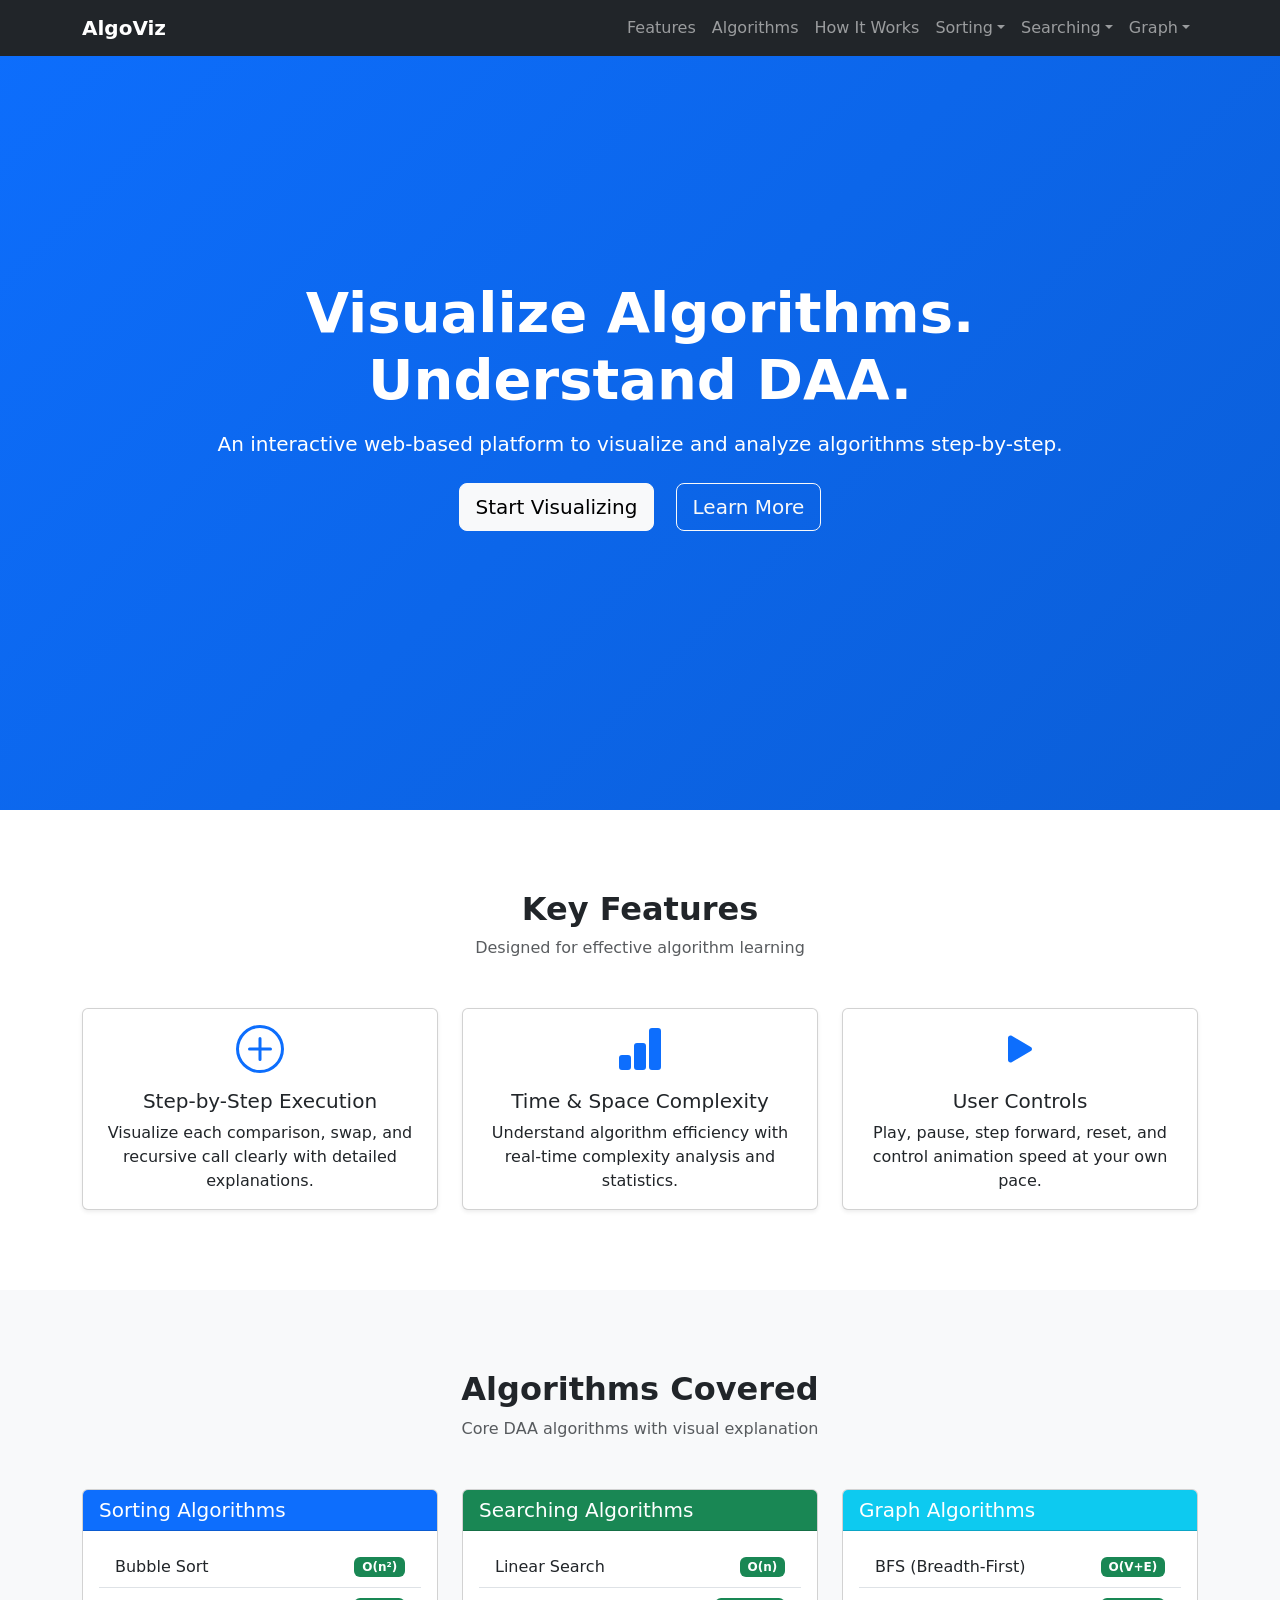
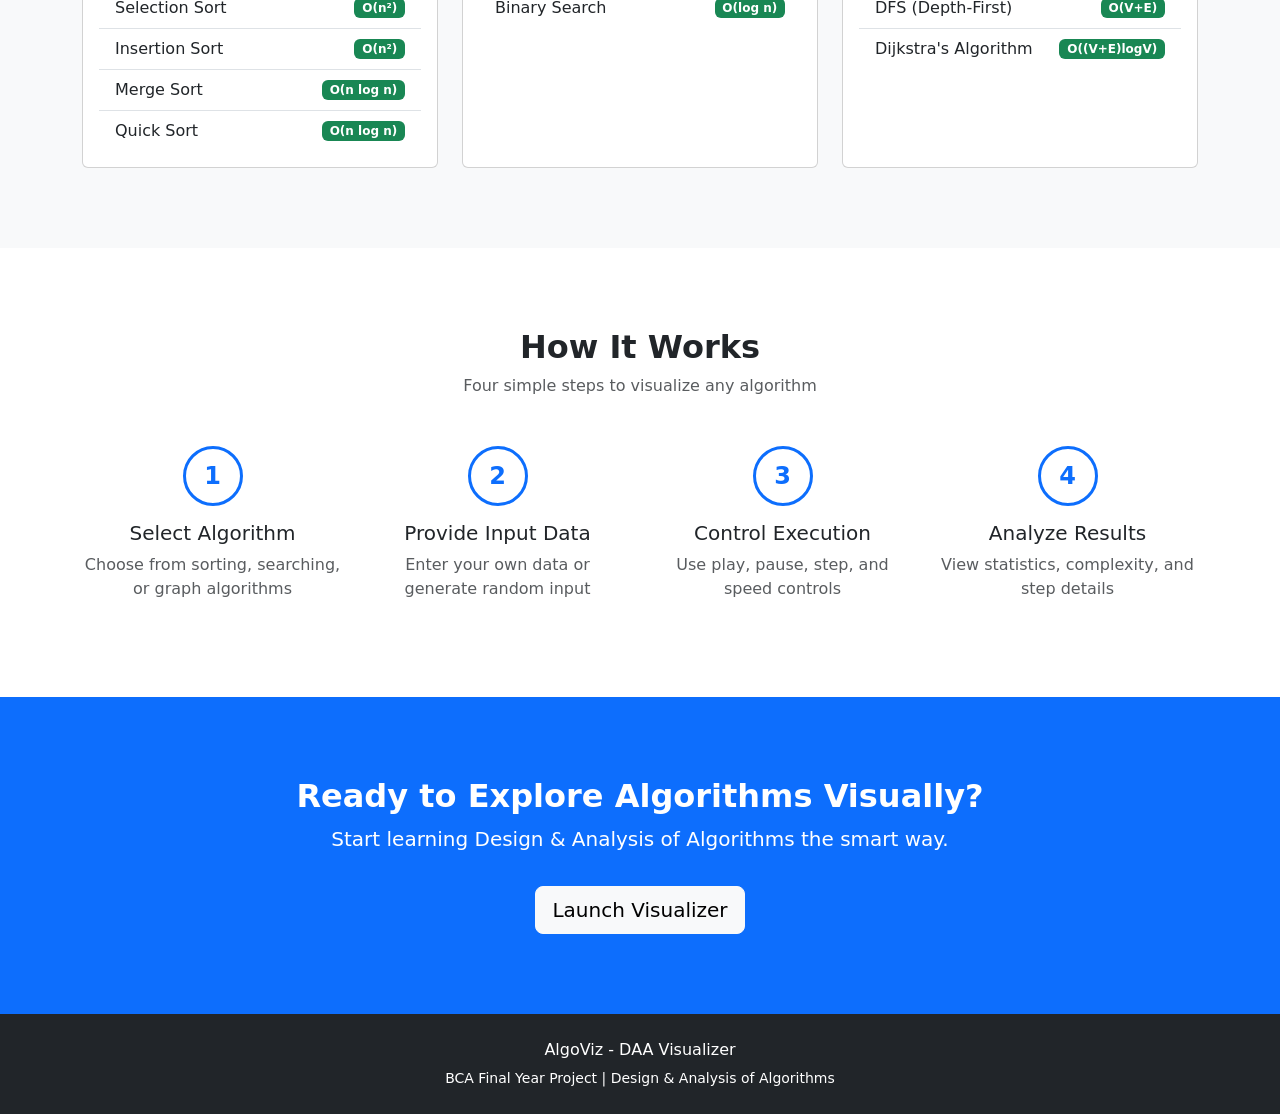
<file: index.html>
<!DOCTYPE html>
<html lang="en">
<head>
  <meta charset="UTF-8">
  <meta name="viewport" content="width=device-width, initial-scale=1">
  <title>AlgoViz | DAA Visualizer</title>

  <!-- Bootstrap CSS -->
  <link href="https://cdn.jsdelivr.net/npm/bootstrap@5.3.2/dist/css/bootstrap.min.css" rel="stylesheet">

  <style>
    body {
      scroll-behavior: smooth;
    }
    .hero {
      min-height: 90vh;
      background: linear-gradient(135deg, #0d6efd, #0b5ed7);
      color: white;
    }
    .section-padding {
      padding: 80px 0;
    }
    .badge-custom {
      background-color: #198754;
      color: white;
    }
    .algorithm-link {
      text-decoration: none;
      color: inherit;
      display: flex;
      justify-content: space-between;
      align-items: center;
    }
    .algorithm-link:hover {
      color: #0d6efd;
    }
    .card {
      transition: transform 0.2s ease, box-shadow 0.2s ease;
    }
    .card:hover {
      transform: translateY(-5px);
      box-shadow: 0 8px 25px rgba(0,0,0,0.15);
    }
    .how-step {
      background: #fff;
      border-radius: 50%;
      width: 60px;
      height: 60px;
      display: flex;
      align-items: center;
      justify-content: center;
      margin: 0 auto 15px;
      font-size: 24px;
      font-weight: bold;
      color: #0d6efd;
      border: 3px solid #0d6efd;
    }
  </style>
</head>
<body>

<!-- ================= NAVBAR ================= -->
<nav class="navbar navbar-expand-lg navbar-dark bg-dark fixed-top">
  <div class="container">
    <a class="navbar-brand fw-bold" href="index.html">AlgoViz</a>
    <button class="navbar-toggler" type="button" data-bs-toggle="collapse" data-bs-target="#navMenu">
      <span class="navbar-toggler-icon"></span>
    </button>
    <div class="collapse navbar-collapse" id="navMenu">
      <ul class="navbar-nav ms-auto">
        <li class="nav-item"><a class="nav-link" href="#features">Features</a></li>
        <li class="nav-item"><a class="nav-link" href="#algorithms">Algorithms</a></li>
        <li class="nav-item"><a class="nav-link" href="#how">How It Works</a></li>
        <li class="nav-item dropdown">
          <a class="nav-link dropdown-toggle" href="#" data-bs-toggle="dropdown">Sorting</a>
          <ul class="dropdown-menu">
            <li><a class="dropdown-item" href="/Project/bubble-sort.html">Bubble Sort</a></li>
            <li><a class="dropdown-item" href="/Project/selection-sort.html">Selection Sort</a></li>
            <li><a class="dropdown-item" href="/Project/insertion-sort.html">Insertion Sort</a></li>
            <li><a class="dropdown-item" href="/Project/merge-sort.html">Merge Sort</a></li>
            <li><a class="dropdown-item" href="/Project/quick-sort.html">Quick Sort</a></li>
          </ul>
        </li>
        <li class="nav-item dropdown">
          <a class="nav-link dropdown-toggle" href="#" data-bs-toggle="dropdown">Searching</a>
          <ul class="dropdown-menu">
            <li><a class="dropdown-item" href="/Project/linear-search.html">Linear Search</a></li>
            <li><a class="dropdown-item" href="/Project/binary-search.html">Binary Search</a></li>
          </ul>
        </li>
        <li class="nav-item dropdown">
          <a class="nav-link dropdown-toggle" href="#" data-bs-toggle="dropdown">Graph</a>
          <ul class="dropdown-menu">
            <li><a class="dropdown-item" href="/Project/bfs.html">BFS</a></li>
            <li><a class="dropdown-item" href="/Project/dfs.html">DFS</a></li>
            <li><a class="dropdown-item" href="/Project/dijkstra.html">Dijkstra</a></li>
          </ul>
        </li>
      </ul>
    </div>
  </div>
</nav>

<!-- ================= HERO SECTION ================= -->
<section class="hero d-flex align-items-center">
  <div class="container text-center">
    <h1 class="display-4 fw-bold">Visualize Algorithms.<br>Understand DAA.</h1>
    <p class="lead mt-3">
      An interactive web-based platform to visualize and analyze algorithms step-by-step.
    </p>
    <div class="mt-4">
      <a href="#algorithms" class="btn btn-light btn-lg me-3">Start Visualizing</a>
      <a href="#features" class="btn btn-outline-light btn-lg">Learn More</a>
    </div>
  </div>
</section>

<!-- ================= FEATURES ================= -->
<section id="features" class="section-padding">
  <div class="container">
    <div class="text-center mb-5">
      <h2 class="fw-bold">Key Features</h2>
      <p class="text-muted">Designed for effective algorithm learning</p>
    </div>

    <div class="row g-4">
      <div class="col-md-4">
        <div class="card h-100 shadow-sm">
          <div class="card-body text-center">
            <div class="mb-3">
              <svg xmlns="http://www.w3.org/2000/svg" width="48" height="48" fill="#0d6efd" viewBox="0 0 16 16">
                <path d="M8 15A7 7 0 1 1 8 1a7 7 0 0 1 0 14zm0 1A8 8 0 1 0 8 0a8 8 0 0 0 0 16z"/>
                <path d="M8 4a.5.5 0 0 1 .5.5v3h3a.5.5 0 0 1 0 1h-3v3a.5.5 0 0 1-1 0v-3h-3a.5.5 0 0 1 0-1h3v-3A.5.5 0 0 1 8 4z"/>
              </svg>
            </div>
            <h5 class="card-title">Step-by-Step Execution</h5>
            <p class="card-text">Visualize each comparison, swap, and recursive call clearly with detailed explanations.</p>
          </div>
        </div>
      </div>

      <div class="col-md-4">
        <div class="card h-100 shadow-sm">
          <div class="card-body text-center">
            <div class="mb-3">
              <svg xmlns="http://www.w3.org/2000/svg" width="48" height="48" fill="#0d6efd" viewBox="0 0 16 16">
                <path d="M1 11a1 1 0 0 1 1-1h2a1 1 0 0 1 1 1v3a1 1 0 0 1-1 1H2a1 1 0 0 1-1-1v-3zm5-4a1 1 0 0 1 1-1h2a1 1 0 0 1 1 1v7a1 1 0 0 1-1 1H7a1 1 0 0 1-1-1V7zm5-5a1 1 0 0 1 1-1h2a1 1 0 0 1 1 1v12a1 1 0 0 1-1 1h-2a1 1 0 0 1-1-1V1z"/>
              </svg>
            </div>
            <h5 class="card-title">Time & Space Complexity</h5>
            <p class="card-text">Understand algorithm efficiency with real-time complexity analysis and statistics.</p>
          </div>
        </div>
      </div>

      <div class="col-md-4">
        <div class="card h-100 shadow-sm">
          <div class="card-body text-center">
            <div class="mb-3">
              <svg xmlns="http://www.w3.org/2000/svg" width="48" height="48" fill="#0d6efd" viewBox="0 0 16 16">
                <path d="M11.596 8.697l-6.363 3.692c-.54.313-1.233-.066-1.233-.697V4.308c0-.63.692-1.01 1.233-.696l6.363 3.692a.802.802 0 0 1 0 1.393z"/>
              </svg>
            </div>
            <h5 class="card-title">User Controls</h5>
            <p class="card-text">Play, pause, step forward, reset, and control animation speed at your own pace.</p>
          </div>
        </div>
      </div>
    </div>
  </div>
</section>

<!-- ================= ALGORITHMS ================= -->
<section id="algorithms" class="section-padding bg-light">
  <div class="container">
    <div class="text-center mb-5">
      <h2 class="fw-bold">Algorithms Covered</h2>
      <p class="text-muted">Core DAA algorithms with visual explanation</p>
    </div>

    <div class="row g-4">
      <div class="col-md-4">
        <div class="card h-100">
          <div class="card-header bg-primary text-white">
            <h5 class="mb-0">Sorting Algorithms</h5>
          </div>
          <div class="card-body">
            <ul class="list-group list-group-flush">
              <li class="list-group-item">
                <a href="/Project/bubble-sort.html" class="algorithm-link">
                  Bubble Sort
                  <span class="badge badge-custom">O(n²)</span>
                </a>
              </li>
              <li class="list-group-item">
                <a href="/Project/selection-sort.html" class="algorithm-link">
                  Selection Sort
                  <span class="badge badge-custom">O(n²)</span>
                </a>
              </li>
              <li class="list-group-item">
                <a href="/Project/insertion-sort.html" class="algorithm-link">
                  Insertion Sort
                  <span class="badge badge-custom">O(n²)</span>
                </a>
              </li>
              <li class="list-group-item">
                <a href="/Project/merge-sort.html" class="algorithm-link">
                  Merge Sort
                  <span class="badge badge-custom">O(n log n)</span>
                </a>
              </li>
              <li class="list-group-item">
                <a href="/Project/quick-sort.html" class="algorithm-link">
                  Quick Sort
                  <span class="badge badge-custom">O(n log n)</span>
                </a>
              </li>
            </ul>
          </div>
        </div>
      </div>

      <div class="col-md-4">
        <div class="card h-100">
          <div class="card-header bg-success text-white">
            <h5 class="mb-0">Searching Algorithms</h5>
          </div>
          <div class="card-body">
            <ul class="list-group list-group-flush">
              <li class="list-group-item">
                <a href="/Project/linear-search.html" class="algorithm-link">
                  Linear Search
                  <span class="badge badge-custom">O(n)</span>
                </a>
              </li>
              <li class="list-group-item">
                <a href="/Project/binary-search.html" class="algorithm-link">
                  Binary Search
                  <span class="badge badge-custom">O(log n)</span>
                </a>
              </li>
            </ul>
          </div>
        </div>
      </div>

      <div class="col-md-4">
        <div class="card h-100">
          <div class="card-header bg-info text-white">
            <h5 class="mb-0">Graph Algorithms</h5>
          </div>
          <div class="card-body">
            <ul class="list-group list-group-flush">
              <li class="list-group-item">
                <a href="/Project/bfs.html" class="algorithm-link">
                  BFS (Breadth-First)
                  <span class="badge badge-custom">O(V+E)</span>
                </a>
              </li>
              <li class="list-group-item">
                <a href="/Project/dfs.html" class="algorithm-link">
                  DFS (Depth-First)
                  <span class="badge badge-custom">O(V+E)</span>
                </a>
              </li>
              <li class="list-group-item">
                <a href="/Project/dijkstra.html" class="algorithm-link">
                  Dijkstra's Algorithm
                  <span class="badge badge-custom">O((V+E)logV)</span>
                </a>
              </li>
            </ul>
          </div>
        </div>
      </div>
    </div>
  </div>
</section>

<!-- ================= HOW IT WORKS ================= -->
<section id="how" class="section-padding">
  <div class="container">
    <div class="text-center mb-5">
      <h2 class="fw-bold">How It Works</h2>
      <p class="text-muted">Four simple steps to visualize any algorithm</p>
    </div>

    <div class="row text-center">
      <div class="col-md-3">
        <div class="how-step">1</div>
        <h5>Select Algorithm</h5>
        <p class="text-muted">Choose from sorting, searching, or graph algorithms</p>
      </div>
      <div class="col-md-3">
        <div class="how-step">2</div>
        <h5>Provide Input Data</h5>
        <p class="text-muted">Enter your own data or generate random input</p>
      </div>
      <div class="col-md-3">
        <div class="how-step">3</div>
        <h5>Control Execution</h5>
        <p class="text-muted">Use play, pause, step, and speed controls</p>
      </div>
      <div class="col-md-3">
        <div class="how-step">4</div>
        <h5>Analyze Results</h5>
        <p class="text-muted">View statistics, complexity, and step details</p>
      </div>
    </div>
  </div>
</section>

<!-- ================= CTA ================= -->
<section class="section-padding bg-primary text-white text-center">
  <div class="container">
    <h2 class="fw-bold">Ready to Explore Algorithms Visually?</h2>
    <p class="lead mt-2">Start learning Design & Analysis of Algorithms the smart way.</p>
    <a href="/Project/bubble-sort.html" class="btn btn-light btn-lg mt-3">Launch Visualizer</a>
  </div>
</section>

<!-- ================= FOOTER ================= -->
<footer class="bg-dark text-white py-4">
  <div class="container text-center">
    <p class="mb-1">AlgoViz - DAA Visualizer</p>
    <small>BCA Final Year Project | Design & Analysis of Algorithms</small>
  </div>
</footer>

<!-- Bootstrap JS -->
<script src="https://cdn.jsdelivr.net/npm/bootstrap@5.3.2/dist/js/bootstrap.bundle.min.js"></script>
</body>
</html>
</file>
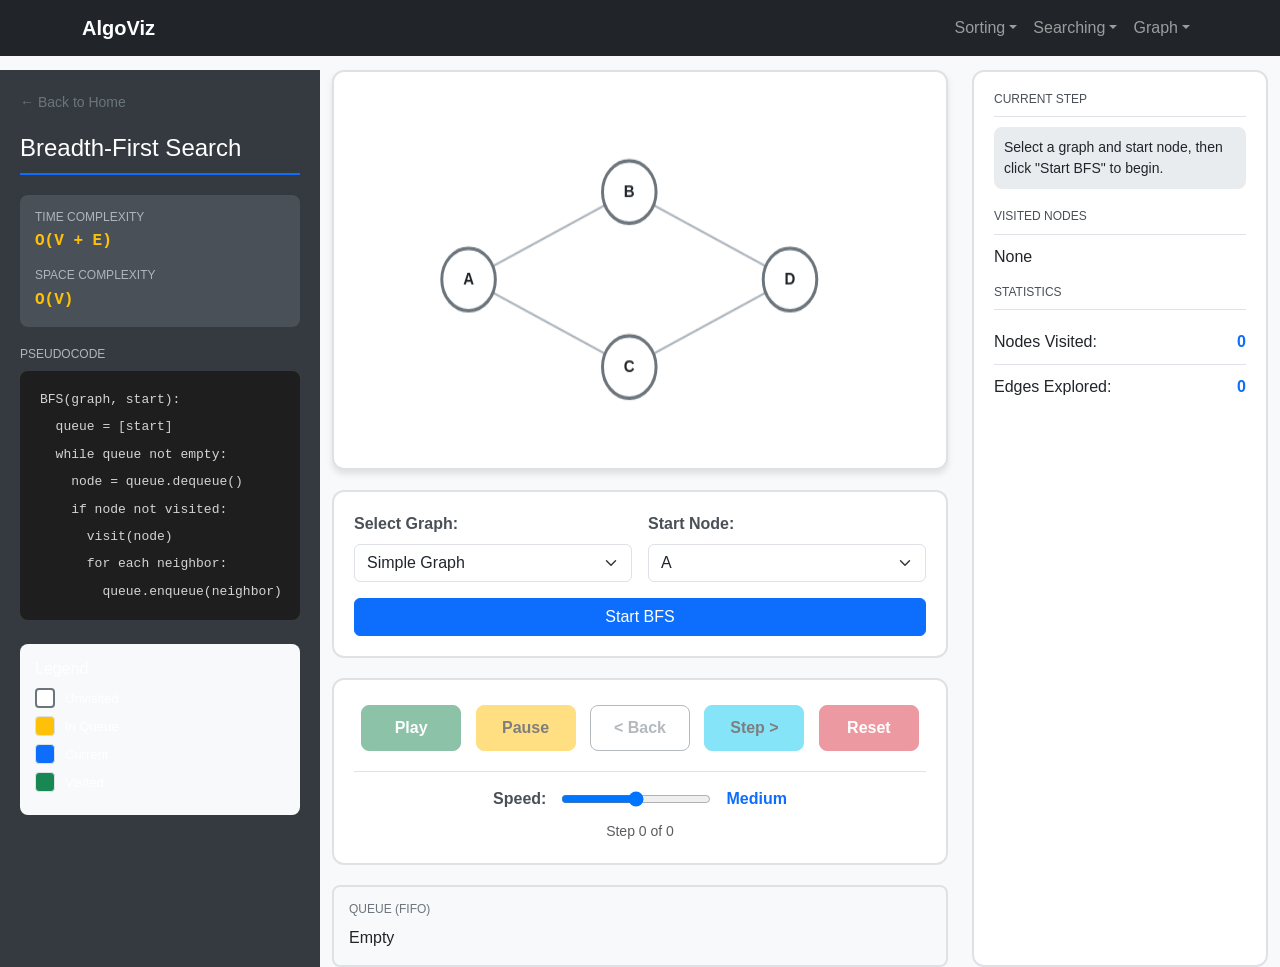
<file: bfs.html>
<!DOCTYPE html>
<html lang="en">
<head>
  <meta charset="UTF-8">
  <meta name="viewport" content="width=device-width, initial-scale=1">
  <title>BFS | AlgoViz</title>
  <link href="https://cdn.jsdelivr.net/npm/bootstrap@5.3.2/dist/css/bootstrap.min.css" rel="stylesheet">
  <link rel="stylesheet" href="visualizer-common.css">
  <link rel="stylesheet" href="graph.css">
</head>
<body>

<!-- Navbar -->
<nav class="navbar navbar-expand-lg navbar-dark bg-dark fixed-top">
  <div class="container">
    <a class="navbar-brand fw-bold" href="index.html">AlgoViz</a>
    <button class="navbar-toggler" type="button" data-bs-toggle="collapse" data-bs-target="#navMenu">
      <span class="navbar-toggler-icon"></span>
    </button>
    <div class="collapse navbar-collapse" id="navMenu">
      <ul class="navbar-nav ms-auto">
        <li class="nav-item dropdown">
          <a class="nav-link dropdown-toggle" href="#" data-bs-toggle="dropdown">Sorting</a>
          <ul class="dropdown-menu">
            <li><a class="dropdown-item" href="bubble-sort.html">Bubble Sort</a></li>
            <li><a class="dropdown-item" href="selection-sort.html">Selection Sort</a></li>
            <li><a class="dropdown-item" href="insertion-sort.html">Insertion Sort</a></li>
            <li><a class="dropdown-item" href="merge-sort.html">Merge Sort</a></li>
            <li><a class="dropdown-item" href="quick-sort.html">Quick Sort</a></li>
          </ul>
        </li>
        <li class="nav-item dropdown">
          <a class="nav-link dropdown-toggle" href="#" data-bs-toggle="dropdown">Searching</a>
          <ul class="dropdown-menu">
            <li><a class="dropdown-item" href="linear-search.html">Linear Search</a></li>
            <li><a class="dropdown-item" href="binary-search.html">Binary Search</a></li>
          </ul>
        </li>
        <li class="nav-item dropdown">
          <a class="nav-link dropdown-toggle" href="#" data-bs-toggle="dropdown">Graph</a>
          <ul class="dropdown-menu">
            <li><a class="dropdown-item active" href="bfs.html">BFS</a></li>
            <li><a class="dropdown-item" href="dfs.html">DFS</a></li>
            <li><a class="dropdown-item" href="dijkstra.html">Dijkstra</a></li>
          </ul>
        </li>
      </ul>
    </div>
  </div>
</nav>

<div class="container-fluid">
  <div class="row">
    
    <!-- Left Sidebar -->
    <div class="col-lg-3 sidebar">
      <div class="back-link">
        <a href="index.html">&larr; Back to Home</a>
      </div>
      
      <h4>Breadth-First Search</h4>
      
      <div class="complexity-box">
        <h6>Time Complexity</h6>
        <p>O(V + E)</p>
        <h6>Space Complexity</h6>
        <p>O(V)</p>
      </div>
      
      <div class="code-section">
        <h6>Pseudocode</h6>
        <pre id="code-display"></pre>
      </div>
      
      <div class="legend mt-4">
        <h6>Legend</h6>
        <div class="legend-item">
          <div class="legend-color legend-unvisited"></div>
          <span>Unvisited</span>
        </div>
        <div class="legend-item">
          <div class="legend-color legend-visiting"></div>
          <span>In Queue</span>
        </div>
        <div class="legend-item">
          <div class="legend-color legend-current-graph"></div>
          <span>Current</span>
        </div>
        <div class="legend-item">
          <div class="legend-color legend-visited"></div>
          <span>Visited</span>
        </div>
      </div>
    </div>
    
    <!-- Main Content -->
    <div class="col-lg-6">
      <div id="alert-container"></div>
      
      <div class="visualization-container">
        <canvas id="graph-canvas"></canvas>
      </div>
      
      <div class="input-section">
        <div class="row g-3">
          <div class="col-md-6">
            <label class="form-label">Select Graph:</label>
            <select id="graph-select" class="form-select">
              <option value="simple">Simple Graph</option>
              <option value="tree">Tree Structure</option>
              <option value="complex">Complex Graph</option>
            </select>
          </div>
          <div class="col-md-6">
            <label class="form-label">Start Node:</label>
            <select id="start-node" class="form-select">
              <option value="A">A</option>
            </select>
          </div>
        </div>
        <button id="start-btn" class="btn btn-primary w-100 mt-3">Start BFS</button>
      </div>
      
      <div class="controls">
        <button id="play-btn" class="btn btn-success" disabled>Play</button>
        <button id="pause-btn" class="btn btn-warning" disabled>Pause</button>
        <button id="step-back-btn" class="btn btn-outline-secondary" disabled>&lt; Back</button>
        <button id="step-btn" class="btn btn-info" disabled>Step &gt;</button>
        <button id="reset-btn" class="btn btn-danger" disabled>Reset</button>
        
        <div class="speed-control">
          <label>Speed:</label>
          <input type="range" id="speed-slider" min="1" max="3" value="2" step="1">
          <span id="speed-label">Medium</span>
        </div>
        
        <div class="mt-2">
          <small id="step-counter" class="text-muted">Step 0 of 0</small>
        </div>
      </div>
      
      <!-- Queue Display -->
      <div class="data-structure-display">
        <h6>Queue (FIFO)</h6>
        <div id="queue-display">Empty</div>
      </div>
    </div>
    
    <!-- Right Sidebar -->
    <div class="col-lg-3">
      <div class="step-info">
        <h6>Current Step</h6>
        <p id="step-description">Select a graph and start node, then click "Start BFS" to begin.</p>
        
        <h6>Visited Nodes</h6>
        <div id="visited-display" class="mb-3">None</div>
        
        <h6>Statistics</h6>
        <ul id="stats-list">
          <li>Nodes Visited: <span id="nodes-visited">0</span></li>
          <li>Edges Explored: <span id="edges-explored">0</span></li>
        </ul>
      </div>
    </div>
    
  </div>
</div>

<script src="https://cdn.jsdelivr.net/npm/bootstrap@5.3.2/dist/js/bootstrap.bundle.min.js"></script>
<script src="utils.js"></script>
<script src="state-manager.js"></script>
<script src="controls.js"></script>
<script src="graph-renderer.js"></script>
<script src="bfs.js"></script>
</body>
</html>
</file>
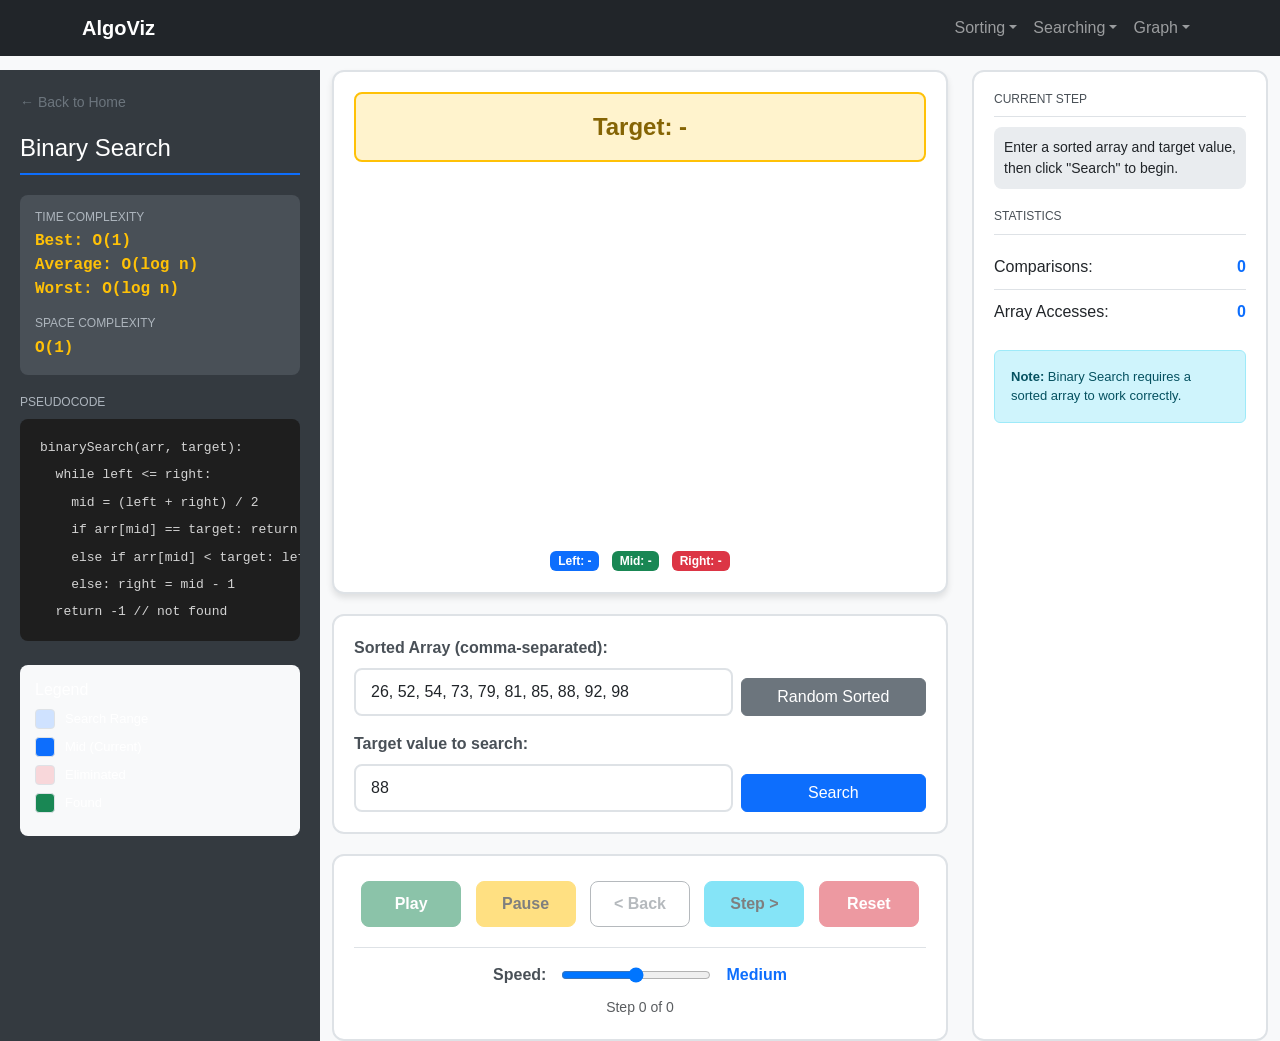
<file: binary-search.html>
<!DOCTYPE html>
<html lang="en">
<head>
  <meta charset="UTF-8">
  <meta name="viewport" content="width=device-width, initial-scale=1">
  <title>Binary Search | AlgoViz</title>
  <link href="https://cdn.jsdelivr.net/npm/bootstrap@5.3.2/dist/css/bootstrap.min.css" rel="stylesheet">
  <link rel="stylesheet" href="visualizer-common.css">
  <link rel="stylesheet" href="searching.css">
</head>
<body>

<!-- Navbar -->
<nav class="navbar navbar-expand-lg navbar-dark bg-dark fixed-top">
  <div class="container">
    <a class="navbar-brand fw-bold" href="index.html">AlgoViz</a>
    <button class="navbar-toggler" type="button" data-bs-toggle="collapse" data-bs-target="#navMenu">
      <span class="navbar-toggler-icon"></span>
    </button>
    <div class="collapse navbar-collapse" id="navMenu">
      <ul class="navbar-nav ms-auto">
        <li class="nav-item dropdown">
          <a class="nav-link dropdown-toggle" href="#" data-bs-toggle="dropdown">Sorting</a>
          <ul class="dropdown-menu">
            <li><a class="dropdown-item" href="bubble-sort.html">Bubble Sort</a></li>
            <li><a class="dropdown-item" href="selection-sort.html">Selection Sort</a></li>
            <li><a class="dropdown-item" href="insertion-sort.html">Insertion Sort</a></li>
            <li><a class="dropdown-item" href="merge-sort.html">Merge Sort</a></li>
            <li><a class="dropdown-item" href="quick-sort.html">Quick Sort</a></li>
          </ul>
        </li>
        <li class="nav-item dropdown">
          <a class="nav-link dropdown-toggle" href="#" data-bs-toggle="dropdown">Searching</a>
          <ul class="dropdown-menu">
            <li><a class="dropdown-item" href="linear-search.html">Linear Search</a></li>
            <li><a class="dropdown-item active" href="binary-search.html">Binary Search</a></li>
          </ul>
        </li>
        <li class="nav-item dropdown">
          <a class="nav-link dropdown-toggle" href="#" data-bs-toggle="dropdown">Graph</a>
          <ul class="dropdown-menu">
            <li><a class="dropdown-item" href="bfs.html">BFS</a></li>
            <li><a class="dropdown-item" href="dfs.html">DFS</a></li>
            <li><a class="dropdown-item" href="dijkstra.html">Dijkstra</a></li>
          </ul>
        </li>
      </ul>
    </div>
  </div>
</nav>

<div class="container-fluid">
  <div class="row">
    
    <!-- Left Sidebar -->
    <div class="col-lg-3 sidebar">
      <div class="back-link">
        <a href="index.html">&larr; Back to Home</a>
      </div>
      
      <h4>Binary Search</h4>
      
      <div class="complexity-box">
        <h6>Time Complexity</h6>
        <p>Best: O(1)<br>Average: O(log n)<br>Worst: O(log n)</p>
        <h6>Space Complexity</h6>
        <p>O(1)</p>
      </div>
      
      <div class="code-section">
        <h6>Pseudocode</h6>
        <pre id="code-display"></pre>
      </div>
      
      <div class="legend mt-4">
        <h6>Legend</h6>
        <div class="legend-item">
          <div class="legend-color legend-in-range"></div>
          <span>Search Range</span>
        </div>
        <div class="legend-item">
          <div class="legend-color legend-current"></div>
          <span>Mid (Current)</span>
        </div>
        <div class="legend-item">
          <div class="legend-color legend-eliminated"></div>
          <span>Eliminated</span>
        </div>
        <div class="legend-item">
          <div class="legend-color legend-found"></div>
          <span>Found</span>
        </div>
      </div>
    </div>
    
    <!-- Main Content -->
    <div class="col-lg-6">
      <div id="alert-container"></div>
      
      <div class="visualization-container">
        <div class="target-display">
          <span>Target: <span id="target-value">-</span></span>
        </div>
        <div id="array-display" class="array-container"></div>
        <div id="pointers-info" class="text-center mt-3">
          <span class="badge bg-primary me-2">Left: <span id="left-ptr">-</span></span>
          <span class="badge bg-success me-2">Mid: <span id="mid-ptr">-</span></span>
          <span class="badge bg-danger">Right: <span id="right-ptr">-</span></span>
        </div>
      </div>
      
      <div class="input-section">
        <div class="row g-2 mb-3">
          <div class="col-md-8">
            <label class="form-label">Sorted Array (comma-separated):</label>
            <input type="text" id="input-array" class="form-control" placeholder="e.g., 11, 22, 25, 34, 64, 78, 90">
          </div>
          <div class="col-md-4 d-flex align-items-end">
            <button id="generate-btn" class="btn btn-secondary w-100">Random Sorted</button>
          </div>
        </div>
        <div class="row g-2">
          <div class="col-md-8">
            <label class="form-label">Target value to search:</label>
            <input type="number" id="input-target" class="form-control" placeholder="e.g., 34">
          </div>
          <div class="col-md-4 d-flex align-items-end">
            <button id="start-btn" class="btn btn-primary w-100">Search</button>
          </div>
        </div>
      </div>
      
      <div class="controls">
        <button id="play-btn" class="btn btn-success" disabled>Play</button>
        <button id="pause-btn" class="btn btn-warning" disabled>Pause</button>
        <button id="step-back-btn" class="btn btn-outline-secondary" disabled>&lt; Back</button>
        <button id="step-btn" class="btn btn-info" disabled>Step &gt;</button>
        <button id="reset-btn" class="btn btn-danger" disabled>Reset</button>
        
        <div class="speed-control">
          <label>Speed:</label>
          <input type="range" id="speed-slider" min="1" max="3" value="2" step="1">
          <span id="speed-label">Medium</span>
        </div>
        
        <div class="mt-2">
          <small id="step-counter" class="text-muted">Step 0 of 0</small>
        </div>
      </div>
    </div>
    
    <!-- Right Sidebar -->
    <div class="col-lg-3">
      <div class="step-info">
        <h6>Current Step</h6>
        <p id="step-description">Enter a sorted array and target value, then click "Search" to begin.</p>
        
        <h6>Statistics</h6>
        <ul id="stats-list">
          <li>Comparisons: <span id="comparisons">0</span></li>
          <li>Array Accesses: <span id="accesses">0</span></li>
        </ul>
        
        <div class="alert alert-info mt-3" style="font-size: 13px;">
          <strong>Note:</strong> Binary Search requires a sorted array to work correctly.
        </div>
      </div>
    </div>
    
  </div>
</div>

<script src="https://cdn.jsdelivr.net/npm/bootstrap@5.3.2/dist/js/bootstrap.bundle.min.js"></script>
<script src="utils.js"></script>
<script src="state-manager.js"></script>
<script src="controls.js"></script>
<script src="binary-search.js"></script>
</body>
</html>
</file>
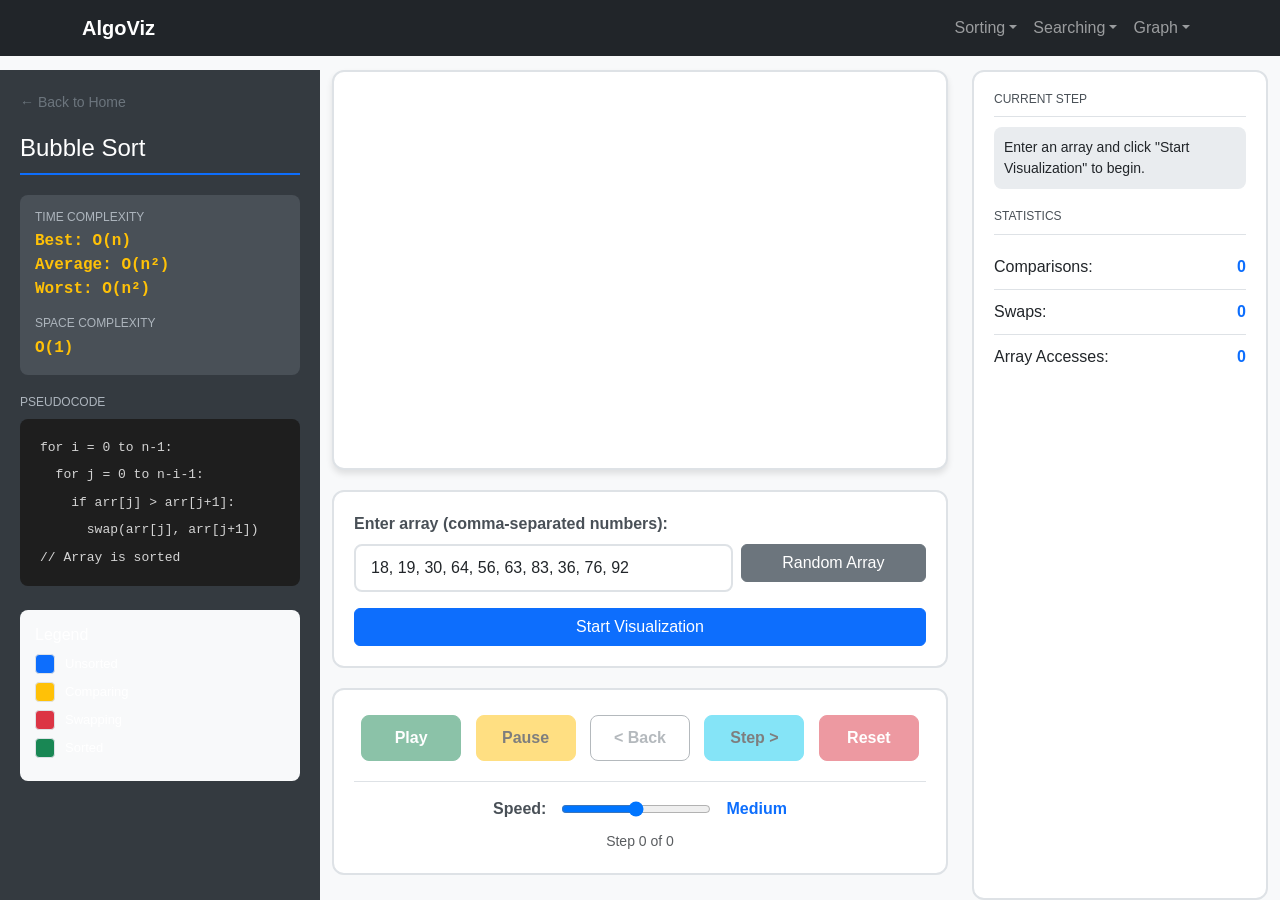
<file: bubble-sort.html>
<!DOCTYPE html>
<html lang="en">
<head>
  <meta charset="UTF-8">
  <meta name="viewport" content="width=device-width, initial-scale=1">
  <title>Bubble Sort | AlgoViz</title>
  <link href="https://cdn.jsdelivr.net/npm/bootstrap@5.3.2/dist/css/bootstrap.min.css" rel="stylesheet">
  <link rel="stylesheet" href="visualizer-common.css">
  <link rel="stylesheet" href="sorting.css">
</head>
<body>

<!-- Navbar -->
<nav class="navbar navbar-expand-lg navbar-dark bg-dark fixed-top">
  <div class="container">
    <a class="navbar-brand fw-bold" href="index.html">AlgoViz</a>
    <button class="navbar-toggler" type="button" data-bs-toggle="collapse" data-bs-target="#navMenu">
      <span class="navbar-toggler-icon"></span>
    </button>
    <div class="collapse navbar-collapse" id="navMenu">
      <ul class="navbar-nav ms-auto">
        <li class="nav-item dropdown">
          <a class="nav-link dropdown-toggle" href="#" data-bs-toggle="dropdown">Sorting</a>
          <ul class="dropdown-menu">
            <li><a class="dropdown-item active" href="bubble-sort.html">Bubble Sort</a></li>
            <li><a class="dropdown-item" href="selection-sort.html">Selection Sort</a></li>
            <li><a class="dropdown-item" href="insertion-sort.html">Insertion Sort</a></li>
            <li><a class="dropdown-item" href="merge-sort.html">Merge Sort</a></li>
            <li><a class="dropdown-item" href="quick-sort.html">Quick Sort</a></li>
          </ul>
        </li>
        <li class="nav-item dropdown">
          <a class="nav-link dropdown-toggle" href="#" data-bs-toggle="dropdown">Searching</a>
          <ul class="dropdown-menu">
            <li><a class="dropdown-item" href="linear-search.html">Linear Search</a></li>
            <li><a class="dropdown-item" href="binary-search.html">Binary Search</a></li>
          </ul>
        </li>
        <li class="nav-item dropdown">
          <a class="nav-link dropdown-toggle" href="#" data-bs-toggle="dropdown">Graph</a>
          <ul class="dropdown-menu">
            <li><a class="dropdown-item" href="bfs.html">BFS</a></li>
            <li><a class="dropdown-item" href="dfs.html">DFS</a></li>
            <li><a class="dropdown-item" href="dijkstra.html">Dijkstra</a></li>
          </ul>
        </li>
      </ul>
    </div>
  </div>
</nav>

<div class="container-fluid">
  <div class="row">
    
    <!-- Left Sidebar -->
    <div class="col-lg-3 sidebar">
      <div class="back-link">
        <a href="index.html">&larr; Back to Home</a>
      </div>
      
      <h4>Bubble Sort</h4>
      
      <div class="complexity-box">
        <h6>Time Complexity</h6>
        <p>Best: O(n)<br>Average: O(n²)<br>Worst: O(n²)</p>
        <h6>Space Complexity</h6>
        <p>O(1)</p>
      </div>
      
      <div class="code-section">
        <h6>Pseudocode</h6>
        <pre id="code-display"></pre>
      </div>
      
      <div class="legend mt-4">
        <h6>Legend</h6>
        <div class="legend-item">
          <div class="legend-color legend-default"></div>
          <span>Unsorted</span>
        </div>
        <div class="legend-item">
          <div class="legend-color legend-comparing"></div>
          <span>Comparing</span>
        </div>
        <div class="legend-item">
          <div class="legend-color legend-swapping"></div>
          <span>Swapping</span>
        </div>
        <div class="legend-item">
          <div class="legend-color legend-sorted"></div>
          <span>Sorted</span>
        </div>
      </div>
    </div>
    
    <!-- Main Content -->
    <div class="col-lg-6">
      <div id="alert-container"></div>
      
      <div class="visualization-container">
        <canvas id="visualizer-canvas"></canvas>
      </div>
      
      <div class="input-section">
        <label class="form-label">Enter array (comma-separated numbers):</label>
        <div class="row g-2">
          <div class="col-md-8">
            <input type="text" id="input-array" class="form-control" placeholder="e.g., 64, 34, 25, 12, 22, 11, 90">
          </div>
          <div class="col-md-4">
            <button id="generate-btn" class="btn btn-secondary w-100">Random Array</button>
          </div>
        </div>
        <button id="start-btn" class="btn btn-primary w-100 mt-3">Start Visualization</button>
      </div>
      
      <div class="controls">
        <button id="play-btn" class="btn btn-success" disabled>Play</button>
        <button id="pause-btn" class="btn btn-warning" disabled>Pause</button>
        <button id="step-back-btn" class="btn btn-outline-secondary" disabled>&lt; Back</button>
        <button id="step-btn" class="btn btn-info" disabled>Step &gt;</button>
        <button id="reset-btn" class="btn btn-danger" disabled>Reset</button>
        
        <div class="speed-control">
          <label>Speed:</label>
          <input type="range" id="speed-slider" min="1" max="3" value="2" step="1">
          <span id="speed-label">Medium</span>
        </div>
        
        <div class="mt-2">
          <small id="step-counter" class="text-muted">Step 0 of 0</small>
        </div>
      </div>
    </div>
    
    <!-- Right Sidebar -->
    <div class="col-lg-3">
      <div class="step-info">
        <h6>Current Step</h6>
        <p id="step-description">Enter an array and click "Start Visualization" to begin.</p>
        
        <h6>Statistics</h6>
        <ul id="stats-list">
          <li>Comparisons: <span id="comparisons">0</span></li>
          <li>Swaps: <span id="swaps">0</span></li>
          <li>Array Accesses: <span id="accesses">0</span></li>
        </ul>
      </div>
    </div>
    
  </div>
</div>

<script src="https://cdn.jsdelivr.net/npm/bootstrap@5.3.2/dist/js/bootstrap.bundle.min.js"></script>
<script src="utils.js"></script>
<script src="state-manager.js"></script>
<script src="controls.js"></script>
<script src="bubble-sort.js"></script>
</body>
</html>
</file>
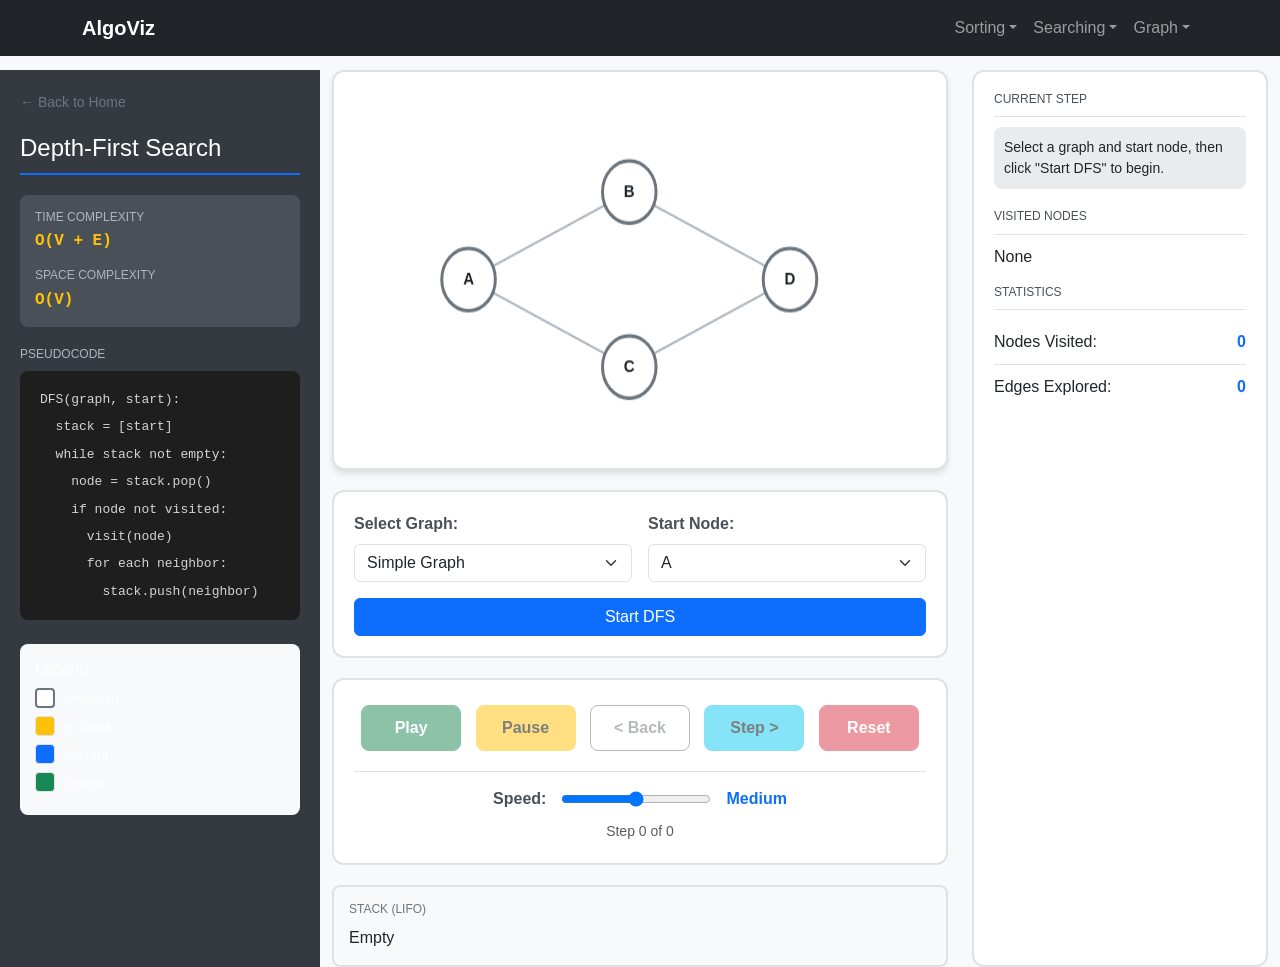
<file: dfs.html>
<!DOCTYPE html>
<html lang="en">
<head>
  <meta charset="UTF-8">
  <meta name="viewport" content="width=device-width, initial-scale=1">
  <title>DFS | AlgoViz</title>
  <link href="https://cdn.jsdelivr.net/npm/bootstrap@5.3.2/dist/css/bootstrap.min.css" rel="stylesheet">
  <link rel="stylesheet" href="visualizer-common.css">
  <link rel="stylesheet" href="graph.css">
</head>
<body>

<!-- Navbar -->
<nav class="navbar navbar-expand-lg navbar-dark bg-dark fixed-top">
  <div class="container">
    <a class="navbar-brand fw-bold" href="index.html">AlgoViz</a>
    <button class="navbar-toggler" type="button" data-bs-toggle="collapse" data-bs-target="#navMenu">
      <span class="navbar-toggler-icon"></span>
    </button>
    <div class="collapse navbar-collapse" id="navMenu">
      <ul class="navbar-nav ms-auto">
        <li class="nav-item dropdown">
          <a class="nav-link dropdown-toggle" href="#" data-bs-toggle="dropdown">Sorting</a>
          <ul class="dropdown-menu">
            <li><a class="dropdown-item" href="bubble-sort.html">Bubble Sort</a></li>
            <li><a class="dropdown-item" href="selection-sort.html">Selection Sort</a></li>
            <li><a class="dropdown-item" href="insertion-sort.html">Insertion Sort</a></li>
            <li><a class="dropdown-item" href="merge-sort.html">Merge Sort</a></li>
            <li><a class="dropdown-item" href="quick-sort.html">Quick Sort</a></li>
          </ul>
        </li>
        <li class="nav-item dropdown">
          <a class="nav-link dropdown-toggle" href="#" data-bs-toggle="dropdown">Searching</a>
          <ul class="dropdown-menu">
            <li><a class="dropdown-item" href="linear-search.html">Linear Search</a></li>
            <li><a class="dropdown-item" href="binary-search.html">Binary Search</a></li>
          </ul>
        </li>
        <li class="nav-item dropdown">
          <a class="nav-link dropdown-toggle" href="#" data-bs-toggle="dropdown">Graph</a>
          <ul class="dropdown-menu">
            <li><a class="dropdown-item" href="bfs.html">BFS</a></li>
            <li><a class="dropdown-item active" href="dfs.html">DFS</a></li>
            <li><a class="dropdown-item" href="dijkstra.html">Dijkstra</a></li>
          </ul>
        </li>
      </ul>
    </div>
  </div>
</nav>

<div class="container-fluid">
  <div class="row">
    
    <!-- Left Sidebar -->
    <div class="col-lg-3 sidebar">
      <div class="back-link">
        <a href="index.html">&larr; Back to Home</a>
      </div>
      
      <h4>Depth-First Search</h4>
      
      <div class="complexity-box">
        <h6>Time Complexity</h6>
        <p>O(V + E)</p>
        <h6>Space Complexity</h6>
        <p>O(V)</p>
      </div>
      
      <div class="code-section">
        <h6>Pseudocode</h6>
        <pre id="code-display"></pre>
      </div>
      
      <div class="legend mt-4">
        <h6>Legend</h6>
        <div class="legend-item">
          <div class="legend-color legend-unvisited"></div>
          <span>Unvisited</span>
        </div>
        <div class="legend-item">
          <div class="legend-color legend-visiting"></div>
          <span>In Stack</span>
        </div>
        <div class="legend-item">
          <div class="legend-color legend-current-graph"></div>
          <span>Current</span>
        </div>
        <div class="legend-item">
          <div class="legend-color legend-visited"></div>
          <span>Visited</span>
        </div>
      </div>
    </div>
    
    <!-- Main Content -->
    <div class="col-lg-6">
      <div id="alert-container"></div>
      
      <div class="visualization-container">
        <canvas id="graph-canvas"></canvas>
      </div>
      
      <div class="input-section">
        <div class="row g-3">
          <div class="col-md-6">
            <label class="form-label">Select Graph:</label>
            <select id="graph-select" class="form-select">
              <option value="simple">Simple Graph</option>
              <option value="tree">Tree Structure</option>
              <option value="complex">Complex Graph</option>
            </select>
          </div>
          <div class="col-md-6">
            <label class="form-label">Start Node:</label>
            <select id="start-node" class="form-select">
              <option value="A">A</option>
            </select>
          </div>
        </div>
        <button id="start-btn" class="btn btn-primary w-100 mt-3">Start DFS</button>
      </div>
      
      <div class="controls">
        <button id="play-btn" class="btn btn-success" disabled>Play</button>
        <button id="pause-btn" class="btn btn-warning" disabled>Pause</button>
        <button id="step-back-btn" class="btn btn-outline-secondary" disabled>&lt; Back</button>
        <button id="step-btn" class="btn btn-info" disabled>Step &gt;</button>
        <button id="reset-btn" class="btn btn-danger" disabled>Reset</button>
        
        <div class="speed-control">
          <label>Speed:</label>
          <input type="range" id="speed-slider" min="1" max="3" value="2" step="1">
          <span id="speed-label">Medium</span>
        </div>
        
        <div class="mt-2">
          <small id="step-counter" class="text-muted">Step 0 of 0</small>
        </div>
      </div>
      
      <!-- Stack Display -->
      <div class="data-structure-display">
        <h6>Stack (LIFO)</h6>
        <div id="stack-display">Empty</div>
      </div>
    </div>
    
    <!-- Right Sidebar -->
    <div class="col-lg-3">
      <div class="step-info">
        <h6>Current Step</h6>
        <p id="step-description">Select a graph and start node, then click "Start DFS" to begin.</p>
        
        <h6>Visited Nodes</h6>
        <div id="visited-display" class="mb-3">None</div>
        
        <h6>Statistics</h6>
        <ul id="stats-list">
          <li>Nodes Visited: <span id="nodes-visited">0</span></li>
          <li>Edges Explored: <span id="edges-explored">0</span></li>
        </ul>
      </div>
    </div>
    
  </div>
</div>

<script src="https://cdn.jsdelivr.net/npm/bootstrap@5.3.2/dist/js/bootstrap.bundle.min.js"></script>
<script src="utils.js"></script>
<script src="state-manager.js"></script>
<script src="controls.js"></script>
<script src="graph-renderer.js"></script>
<script src="dfs.js"></script>
</body>
</html>
</file>
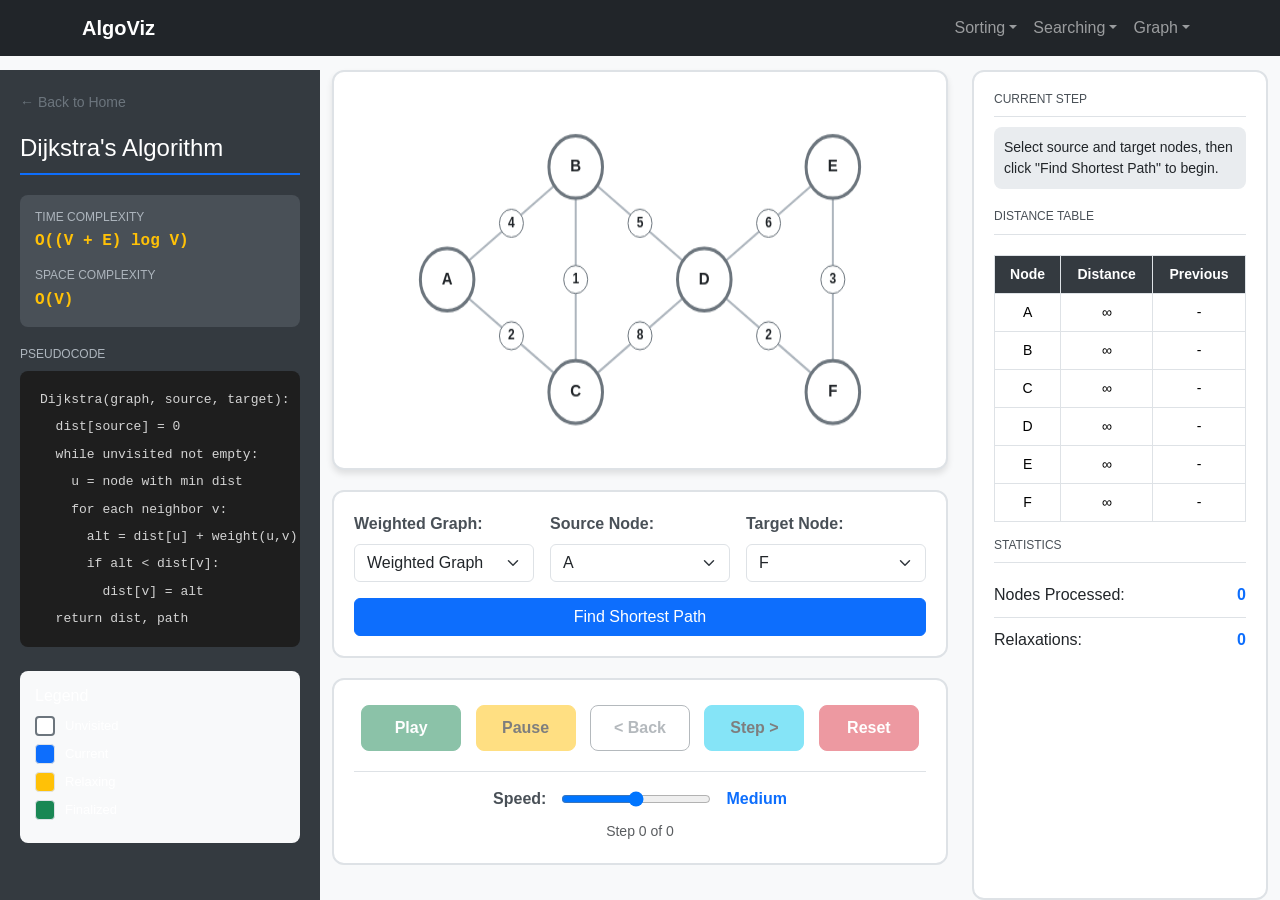
<file: dijkstra.html>
<!DOCTYPE html>
<html lang="en">
<head>
  <meta charset="UTF-8">
  <meta name="viewport" content="width=device-width, initial-scale=1">
  <title>Dijkstra | AlgoViz</title>
  <link href="https://cdn.jsdelivr.net/npm/bootstrap@5.3.2/dist/css/bootstrap.min.css" rel="stylesheet">
  <link rel="stylesheet" href="visualizer-common.css">
  <link rel="stylesheet" href="graph.css">
</head>
<body>

<!-- Navbar -->
<nav class="navbar navbar-expand-lg navbar-dark bg-dark fixed-top">
  <div class="container">
    <a class="navbar-brand fw-bold" href="index.html">AlgoViz</a>
    <button class="navbar-toggler" type="button" data-bs-toggle="collapse" data-bs-target="#navMenu">
      <span class="navbar-toggler-icon"></span>
    </button>
    <div class="collapse navbar-collapse" id="navMenu">
      <ul class="navbar-nav ms-auto">
        <li class="nav-item dropdown">
          <a class="nav-link dropdown-toggle" href="#" data-bs-toggle="dropdown">Sorting</a>
          <ul class="dropdown-menu">
            <li><a class="dropdown-item" href="bubble-sort.html">Bubble Sort</a></li>
            <li><a class="dropdown-item" href="selection-sort.html">Selection Sort</a></li>
            <li><a class="dropdown-item" href="insertion-sort.html">Insertion Sort</a></li>
            <li><a class="dropdown-item" href="merge-sort.html">Merge Sort</a></li>
            <li><a class="dropdown-item" href="quick-sort.html">Quick Sort</a></li>
          </ul>
        </li>
        <li class="nav-item dropdown">
          <a class="nav-link dropdown-toggle" href="#" data-bs-toggle="dropdown">Searching</a>
          <ul class="dropdown-menu">
            <li><a class="dropdown-item" href="linear-search.html">Linear Search</a></li>
            <li><a class="dropdown-item" href="binary-search.html">Binary Search</a></li>
          </ul>
        </li>
        <li class="nav-item dropdown">
          <a class="nav-link dropdown-toggle" href="#" data-bs-toggle="dropdown">Graph</a>
          <ul class="dropdown-menu">
            <li><a class="dropdown-item" href="bfs.html">BFS</a></li>
            <li><a class="dropdown-item" href="dfs.html">DFS</a></li>
            <li><a class="dropdown-item active" href="dijkstra.html">Dijkstra</a></li>
          </ul>
        </li>
      </ul>
    </div>
  </div>
</nav>

<div class="container-fluid">
  <div class="row">
    
    <!-- Left Sidebar -->
    <div class="col-lg-3 sidebar">
      <div class="back-link">
        <a href="index.html">&larr; Back to Home</a>
      </div>
      
      <h4>Dijkstra's Algorithm</h4>
      
      <div class="complexity-box">
        <h6>Time Complexity</h6>
        <p>O((V + E) log V)</p>
        <h6>Space Complexity</h6>
        <p>O(V)</p>
      </div>
      
      <div class="code-section">
        <h6>Pseudocode</h6>
        <pre id="code-display"></pre>
      </div>
      
      <div class="legend mt-4">
        <h6>Legend</h6>
        <div class="legend-item">
          <div class="legend-color legend-unvisited"></div>
          <span>Unvisited</span>
        </div>
        <div class="legend-item">
          <div class="legend-color legend-current-graph"></div>
          <span>Current</span>
        </div>
        <div class="legend-item">
          <div class="legend-color legend-visiting"></div>
          <span>Relaxing</span>
        </div>
        <div class="legend-item">
          <div class="legend-color legend-visited"></div>
          <span>Finalized</span>
        </div>
      </div>
    </div>
    
    <!-- Main Content -->
    <div class="col-lg-6">
      <div id="alert-container"></div>
      
      <div class="visualization-container">
        <canvas id="graph-canvas"></canvas>
      </div>
      
      <div class="input-section">
        <div class="row g-3">
          <div class="col-md-4">
            <label class="form-label">Weighted Graph:</label>
            <select id="graph-select" class="form-select">
              <option value="weighted">Weighted Graph</option>
            </select>
          </div>
          <div class="col-md-4">
            <label class="form-label">Source Node:</label>
            <select id="start-node" class="form-select">
              <option value="A">A</option>
            </select>
          </div>
          <div class="col-md-4">
            <label class="form-label">Target Node:</label>
            <select id="end-node" class="form-select">
              <option value="F">F</option>
            </select>
          </div>
        </div>
        <button id="start-btn" class="btn btn-primary w-100 mt-3">Find Shortest Path</button>
      </div>
      
      <div class="controls">
        <button id="play-btn" class="btn btn-success" disabled>Play</button>
        <button id="pause-btn" class="btn btn-warning" disabled>Pause</button>
        <button id="step-back-btn" class="btn btn-outline-secondary" disabled>&lt; Back</button>
        <button id="step-btn" class="btn btn-info" disabled>Step &gt;</button>
        <button id="reset-btn" class="btn btn-danger" disabled>Reset</button>
        
        <div class="speed-control">
          <label>Speed:</label>
          <input type="range" id="speed-slider" min="1" max="3" value="2" step="1">
          <span id="speed-label">Medium</span>
        </div>
        
        <div class="mt-2">
          <small id="step-counter" class="text-muted">Step 0 of 0</small>
        </div>
      </div>
      
      <!-- Path Display -->
      <div id="path-result" class="path-display" style="display: none;">
        <h6>Shortest Path Found</h6>
        <div class="path" id="shortest-path">-</div>
        <div class="mt-2">Total Distance: <strong id="total-distance">-</strong></div>
      </div>
    </div>
    
    <!-- Right Sidebar -->
    <div class="col-lg-3">
      <div class="step-info">
        <h6>Current Step</h6>
        <p id="step-description">Select source and target nodes, then click "Find Shortest Path" to begin.</p>
        
        <h6>Distance Table</h6>
        <div class="distance-table">
          <table class="table table-sm" id="distance-table">
            <thead>
              <tr>
                <th>Node</th>
                <th>Distance</th>
                <th>Previous</th>
              </tr>
            </thead>
            <tbody id="distance-tbody">
            </tbody>
          </table>
        </div>
        
        <h6 class="mt-3">Statistics</h6>
        <ul id="stats-list">
          <li>Nodes Processed: <span id="nodes-visited">0</span></li>
          <li>Relaxations: <span id="relaxations">0</span></li>
        </ul>
      </div>
    </div>
    
  </div>
</div>

<script src="https://cdn.jsdelivr.net/npm/bootstrap@5.3.2/dist/js/bootstrap.bundle.min.js"></script>
<script src="utils.js"></script>
<script src="state-manager.js"></script>
<script src="controls.js"></script>
<script src="graph-renderer.js"></script>
<script src="dijkstra.js"></script>
</body>
</html>
</file>
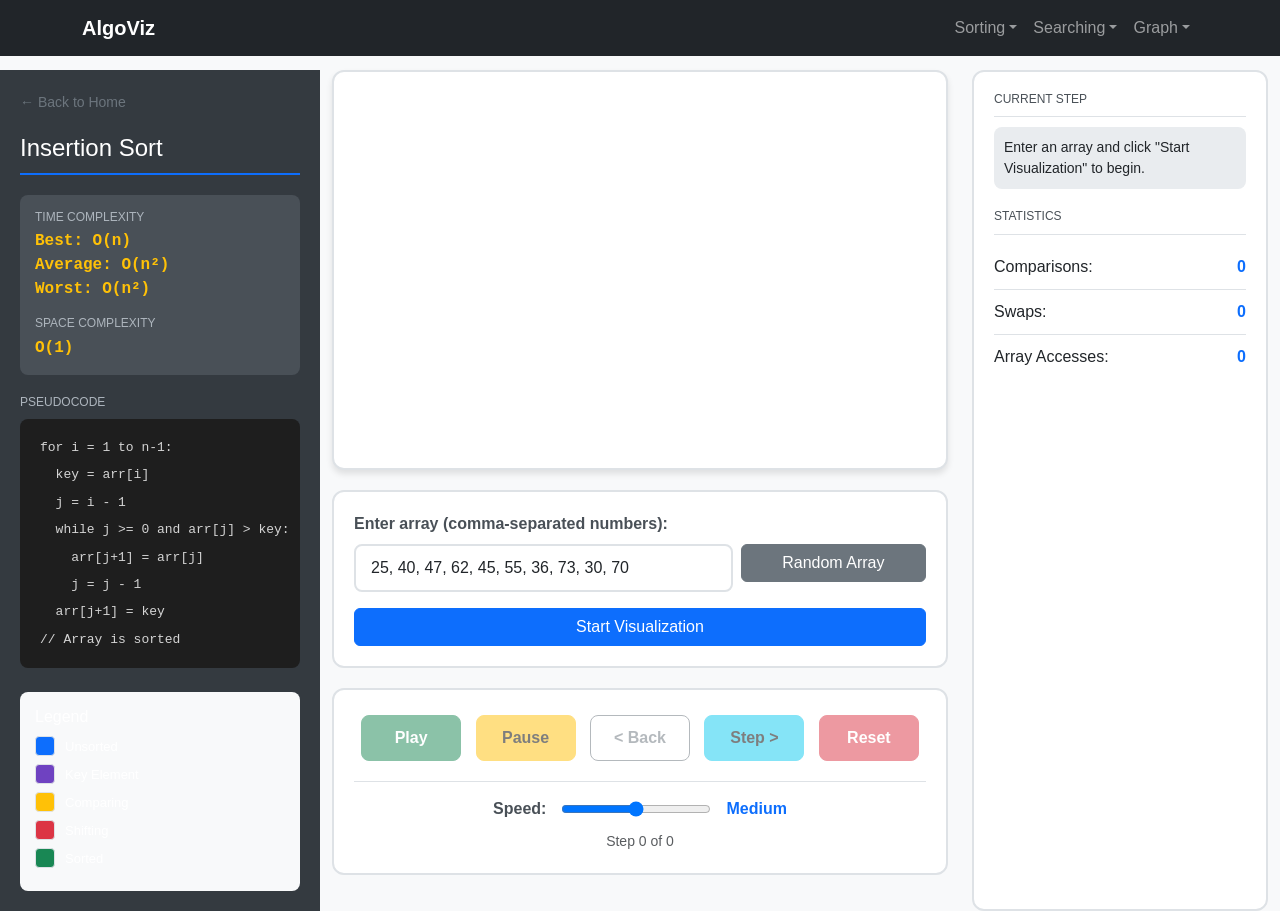
<file: insertion-sort.html>
<!DOCTYPE html>
<html lang="en">
<head>
  <meta charset="UTF-8">
  <meta name="viewport" content="width=device-width, initial-scale=1">
  <title>Insertion Sort | AlgoViz</title>
  <link href="https://cdn.jsdelivr.net/npm/bootstrap@5.3.2/dist/css/bootstrap.min.css" rel="stylesheet">
  <link rel="stylesheet" href="visualizer-common.css">
  <link rel="stylesheet" href="sorting.css">
</head>
<body>

<!-- Navbar -->
<nav class="navbar navbar-expand-lg navbar-dark bg-dark fixed-top">
  <div class="container">
    <a class="navbar-brand fw-bold" href="index.html">AlgoViz</a>
    <button class="navbar-toggler" type="button" data-bs-toggle="collapse" data-bs-target="#navMenu">
      <span class="navbar-toggler-icon"></span>
    </button>
    <div class="collapse navbar-collapse" id="navMenu">
      <ul class="navbar-nav ms-auto">
        <li class="nav-item dropdown">
          <a class="nav-link dropdown-toggle" href="#" data-bs-toggle="dropdown">Sorting</a>
          <ul class="dropdown-menu">
            <li><a class="dropdown-item" href="bubble-sort.html">Bubble Sort</a></li>
            <li><a class="dropdown-item" href="selection-sort.html">Selection Sort</a></li>
            <li><a class="dropdown-item active" href="insertion-sort.html">Insertion Sort</a></li>
            <li><a class="dropdown-item" href="merge-sort.html">Merge Sort</a></li>
            <li><a class="dropdown-item" href="quick-sort.html">Quick Sort</a></li>
          </ul>
        </li>
        <li class="nav-item dropdown">
          <a class="nav-link dropdown-toggle" href="#" data-bs-toggle="dropdown">Searching</a>
          <ul class="dropdown-menu">
            <li><a class="dropdown-item" href="linear-search.html">Linear Search</a></li>
            <li><a class="dropdown-item" href="binary-search.html">Binary Search</a></li>
          </ul>
        </li>
        <li class="nav-item dropdown">
          <a class="nav-link dropdown-toggle" href="#" data-bs-toggle="dropdown">Graph</a>
          <ul class="dropdown-menu">
            <li><a class="dropdown-item" href="bfs.html">BFS</a></li>
            <li><a class="dropdown-item" href="dfs.html">DFS</a></li>
            <li><a class="dropdown-item" href="dijkstra.html">Dijkstra</a></li>
          </ul>
        </li>
      </ul>
    </div>
  </div>
</nav>

<div class="container-fluid">
  <div class="row">
    
    <!-- Left Sidebar -->
    <div class="col-lg-3 sidebar">
      <div class="back-link">
        <a href="index.html">&larr; Back to Home</a>
      </div>
      
      <h4>Insertion Sort</h4>
      
      <div class="complexity-box">
        <h6>Time Complexity</h6>
        <p>Best: O(n)<br>Average: O(n²)<br>Worst: O(n²)</p>
        <h6>Space Complexity</h6>
        <p>O(1)</p>
      </div>
      
      <div class="code-section">
        <h6>Pseudocode</h6>
        <pre id="code-display"></pre>
      </div>
      
      <div class="legend mt-4">
        <h6>Legend</h6>
        <div class="legend-item">
          <div class="legend-color legend-default"></div>
          <span>Unsorted</span>
        </div>
        <div class="legend-item">
          <div class="legend-color legend-pivot"></div>
          <span>Key Element</span>
        </div>
        <div class="legend-item">
          <div class="legend-color legend-comparing"></div>
          <span>Comparing</span>
        </div>
        <div class="legend-item">
          <div class="legend-color legend-swapping"></div>
          <span>Shifting</span>
        </div>
        <div class="legend-item">
          <div class="legend-color legend-sorted"></div>
          <span>Sorted</span>
        </div>
      </div>
    </div>
    
    <!-- Main Content -->
    <div class="col-lg-6">
      <div id="alert-container"></div>
      
      <div class="visualization-container">
        <canvas id="visualizer-canvas"></canvas>
      </div>
      
      <div class="input-section">
        <label class="form-label">Enter array (comma-separated numbers):</label>
        <div class="row g-2">
          <div class="col-md-8">
            <input type="text" id="input-array" class="form-control" placeholder="e.g., 64, 34, 25, 12, 22, 11, 90">
          </div>
          <div class="col-md-4">
            <button id="generate-btn" class="btn btn-secondary w-100">Random Array</button>
          </div>
        </div>
        <button id="start-btn" class="btn btn-primary w-100 mt-3">Start Visualization</button>
      </div>
      
      <div class="controls">
        <button id="play-btn" class="btn btn-success" disabled>Play</button>
        <button id="pause-btn" class="btn btn-warning" disabled>Pause</button>
        <button id="step-back-btn" class="btn btn-outline-secondary" disabled>&lt; Back</button>
        <button id="step-btn" class="btn btn-info" disabled>Step &gt;</button>
        <button id="reset-btn" class="btn btn-danger" disabled>Reset</button>
        
        <div class="speed-control">
          <label>Speed:</label>
          <input type="range" id="speed-slider" min="1" max="3" value="2" step="1">
          <span id="speed-label">Medium</span>
        </div>
        
        <div class="mt-2">
          <small id="step-counter" class="text-muted">Step 0 of 0</small>
        </div>
      </div>
    </div>
    
    <!-- Right Sidebar -->
    <div class="col-lg-3">
      <div class="step-info">
        <h6>Current Step</h6>
        <p id="step-description">Enter an array and click "Start Visualization" to begin.</p>
        
        <h6>Statistics</h6>
        <ul id="stats-list">
          <li>Comparisons: <span id="comparisons">0</span></li>
          <li>Swaps: <span id="swaps">0</span></li>
          <li>Array Accesses: <span id="accesses">0</span></li>
        </ul>
      </div>
    </div>
    
  </div>
</div>

<script src="https://cdn.jsdelivr.net/npm/bootstrap@5.3.2/dist/js/bootstrap.bundle.min.js"></script>
<script src="utils.js"></script>
<script src="state-manager.js"></script>
<script src="controls.js"></script>
<script src="insertion-sort.js"></script>
</body>
</html>
</file>
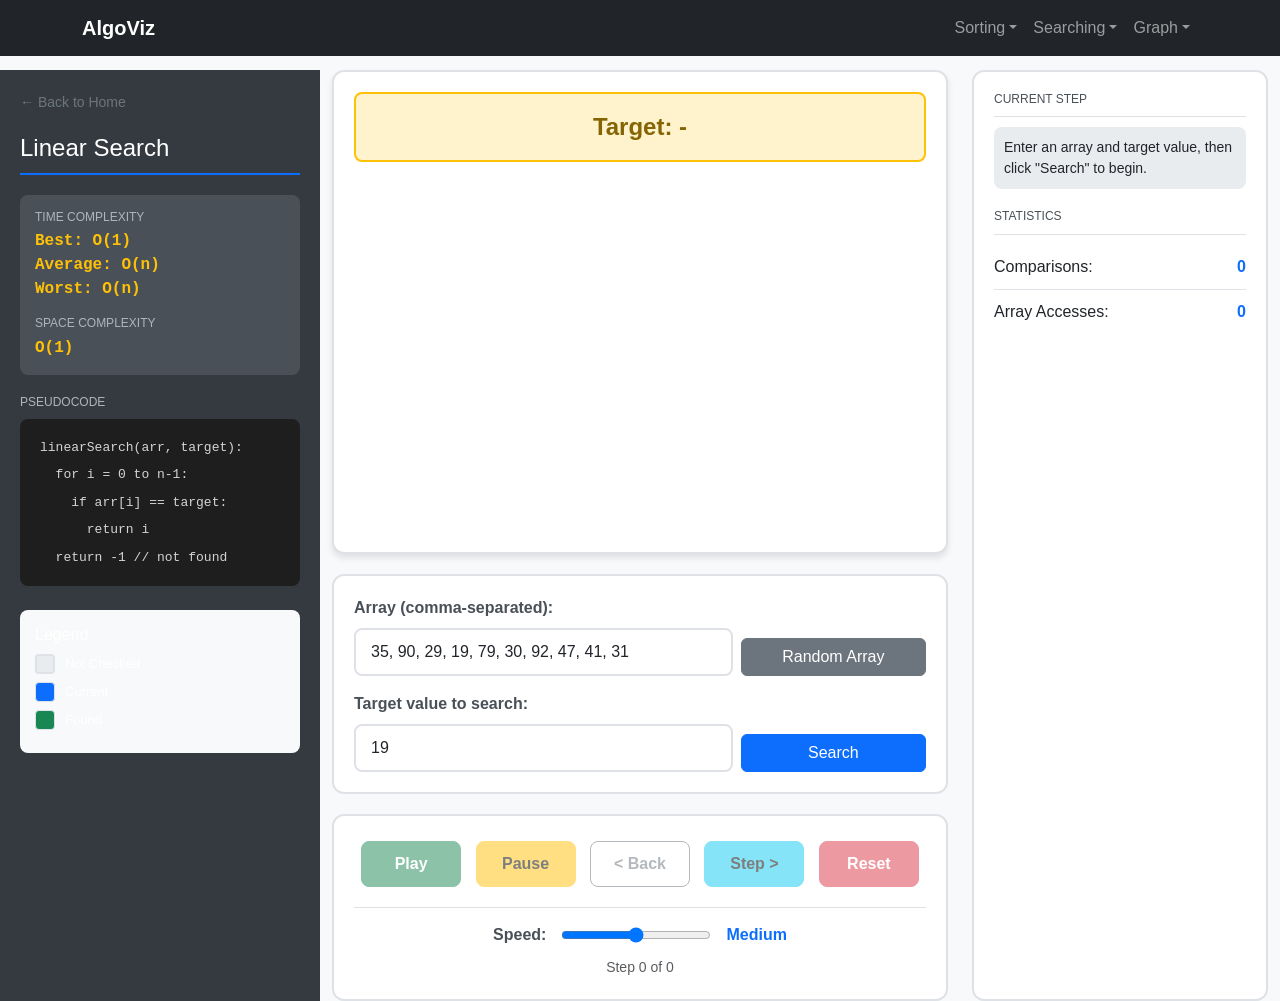
<file: linear-search.html>
<!DOCTYPE html>
<html lang="en">
<head>
  <meta charset="UTF-8">
  <meta name="viewport" content="width=device-width, initial-scale=1">
  <title>Linear Search | AlgoViz</title>
  <link href="https://cdn.jsdelivr.net/npm/bootstrap@5.3.2/dist/css/bootstrap.min.css" rel="stylesheet">
  <link rel="stylesheet" href="visualizer-common.css">
  <link rel="stylesheet" href="searching.css">
</head>
<body>

<!-- Navbar -->
<nav class="navbar navbar-expand-lg navbar-dark bg-dark fixed-top">
  <div class="container">
    <a class="navbar-brand fw-bold" href="index.html">AlgoViz</a>
    <button class="navbar-toggler" type="button" data-bs-toggle="collapse" data-bs-target="#navMenu">
      <span class="navbar-toggler-icon"></span>
    </button>
    <div class="collapse navbar-collapse" id="navMenu">
      <ul class="navbar-nav ms-auto">
        <li class="nav-item dropdown">
          <a class="nav-link dropdown-toggle" href="#" data-bs-toggle="dropdown">Sorting</a>
          <ul class="dropdown-menu">
            <li><a class="dropdown-item" href="bubble-sort.html">Bubble Sort</a></li>
            <li><a class="dropdown-item" href="selection-sort.html">Selection Sort</a></li>
            <li><a class="dropdown-item" href="insertion-sort.html">Insertion Sort</a></li>
            <li><a class="dropdown-item" href="merge-sort.html">Merge Sort</a></li>
            <li><a class="dropdown-item" href="quick-sort.html">Quick Sort</a></li>
          </ul>
        </li>
        <li class="nav-item dropdown">
          <a class="nav-link dropdown-toggle" href="#" data-bs-toggle="dropdown">Searching</a>
          <ul class="dropdown-menu">
            <li><a class="dropdown-item active" href="linear-search.html">Linear Search</a></li>
            <li><a class="dropdown-item" href="binary-search.html">Binary Search</a></li>
          </ul>
        </li>
        <li class="nav-item dropdown">
          <a class="nav-link dropdown-toggle" href="#" data-bs-toggle="dropdown">Graph</a>
          <ul class="dropdown-menu">
            <li><a class="dropdown-item" href="bfs.html">BFS</a></li>
            <li><a class="dropdown-item" href="dfs.html">DFS</a></li>
            <li><a class="dropdown-item" href="dijkstra.html">Dijkstra</a></li>
          </ul>
        </li>
      </ul>
    </div>
  </div>
</nav>

<div class="container-fluid">
  <div class="row">
    
    <!-- Left Sidebar -->
    <div class="col-lg-3 sidebar">
      <div class="back-link">
        <a href="index.html">&larr; Back to Home</a>
      </div>
      
      <h4>Linear Search</h4>
      
      <div class="complexity-box">
        <h6>Time Complexity</h6>
        <p>Best: O(1)<br>Average: O(n)<br>Worst: O(n)</p>
        <h6>Space Complexity</h6>
        <p>O(1)</p>
      </div>
      
      <div class="code-section">
        <h6>Pseudocode</h6>
        <pre id="code-display"></pre>
      </div>
      
      <div class="legend mt-4">
        <h6>Legend</h6>
        <div class="legend-item">
          <div class="legend-color legend-default-search"></div>
          <span>Not Checked</span>
        </div>
        <div class="legend-item">
          <div class="legend-color legend-current"></div>
          <span>Current</span>
        </div>
        <div class="legend-item">
          <div class="legend-color legend-found"></div>
          <span>Found</span>
        </div>
      </div>
    </div>
    
    <!-- Main Content -->
    <div class="col-lg-6">
      <div id="alert-container"></div>
      
      <div class="visualization-container">
        <div class="target-display">
          <span>Target: <span id="target-value">-</span></span>
        </div>
        <div id="array-display" class="array-container"></div>
      </div>
      
      <div class="input-section">
        <div class="row g-2 mb-3">
          <div class="col-md-8">
            <label class="form-label">Array (comma-separated):</label>
            <input type="text" id="input-array" class="form-control" placeholder="e.g., 64, 34, 25, 12, 22, 11, 90">
          </div>
          <div class="col-md-4 d-flex align-items-end">
            <button id="generate-btn" class="btn btn-secondary w-100">Random Array</button>
          </div>
        </div>
        <div class="row g-2">
          <div class="col-md-8">
            <label class="form-label">Target value to search:</label>
            <input type="number" id="input-target" class="form-control" placeholder="e.g., 25">
          </div>
          <div class="col-md-4 d-flex align-items-end">
            <button id="start-btn" class="btn btn-primary w-100">Search</button>
          </div>
        </div>
      </div>
      
      <div class="controls">
        <button id="play-btn" class="btn btn-success" disabled>Play</button>
        <button id="pause-btn" class="btn btn-warning" disabled>Pause</button>
        <button id="step-back-btn" class="btn btn-outline-secondary" disabled>&lt; Back</button>
        <button id="step-btn" class="btn btn-info" disabled>Step &gt;</button>
        <button id="reset-btn" class="btn btn-danger" disabled>Reset</button>
        
        <div class="speed-control">
          <label>Speed:</label>
          <input type="range" id="speed-slider" min="1" max="3" value="2" step="1">
          <span id="speed-label">Medium</span>
        </div>
        
        <div class="mt-2">
          <small id="step-counter" class="text-muted">Step 0 of 0</small>
        </div>
      </div>
    </div>
    
    <!-- Right Sidebar -->
    <div class="col-lg-3">
      <div class="step-info">
        <h6>Current Step</h6>
        <p id="step-description">Enter an array and target value, then click "Search" to begin.</p>
        
        <h6>Statistics</h6>
        <ul id="stats-list">
          <li>Comparisons: <span id="comparisons">0</span></li>
          <li>Array Accesses: <span id="accesses">0</span></li>
        </ul>
      </div>
    </div>
    
  </div>
</div>

<script src="https://cdn.jsdelivr.net/npm/bootstrap@5.3.2/dist/js/bootstrap.bundle.min.js"></script>
<script src="utils.js"></script>
<script src="state-manager.js"></script>
<script src="controls.js"></script>
<script src="linear-search.js"></script>
</body>
</html>
</file>
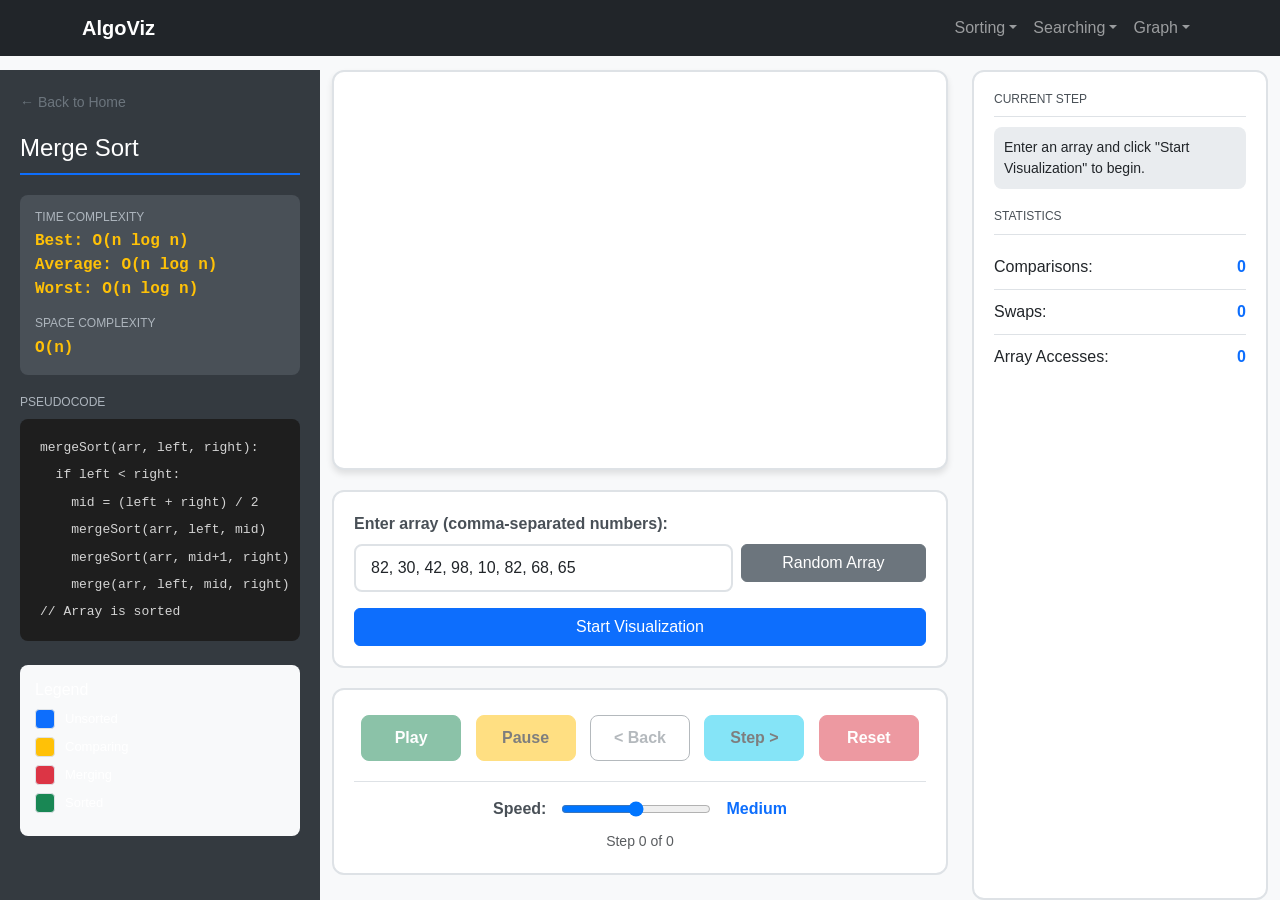
<file: merge-sort.html>
<!DOCTYPE html>
<html lang="en">
<head>
  <meta charset="UTF-8">
  <meta name="viewport" content="width=device-width, initial-scale=1">
  <title>Merge Sort | AlgoViz</title>
  <link href="https://cdn.jsdelivr.net/npm/bootstrap@5.3.2/dist/css/bootstrap.min.css" rel="stylesheet">
  <link rel="stylesheet" href="visualizer-common.css">
  <link rel="stylesheet" href="sorting.css">
</head>
<body>

<!-- Navbar -->
<nav class="navbar navbar-expand-lg navbar-dark bg-dark fixed-top">
  <div class="container">
    <a class="navbar-brand fw-bold" href="index.html">AlgoViz</a>
    <button class="navbar-toggler" type="button" data-bs-toggle="collapse" data-bs-target="#navMenu">
      <span class="navbar-toggler-icon"></span>
    </button>
    <div class="collapse navbar-collapse" id="navMenu">
      <ul class="navbar-nav ms-auto">
        <li class="nav-item dropdown">
          <a class="nav-link dropdown-toggle" href="#" data-bs-toggle="dropdown">Sorting</a>
          <ul class="dropdown-menu">
            <li><a class="dropdown-item" href="bubble-sort.html">Bubble Sort</a></li>
            <li><a class="dropdown-item" href="selection-sort.html">Selection Sort</a></li>
            <li><a class="dropdown-item" href="insertion-sort.html">Insertion Sort</a></li>
            <li><a class="dropdown-item active" href="merge-sort.html">Merge Sort</a></li>
            <li><a class="dropdown-item" href="quick-sort.html">Quick Sort</a></li>
          </ul>
        </li>
        <li class="nav-item dropdown">
          <a class="nav-link dropdown-toggle" href="#" data-bs-toggle="dropdown">Searching</a>
          <ul class="dropdown-menu">
            <li><a class="dropdown-item" href="linear-search.html">Linear Search</a></li>
            <li><a class="dropdown-item" href="binary-search.html">Binary Search</a></li>
          </ul>
        </li>
        <li class="nav-item dropdown">
          <a class="nav-link dropdown-toggle" href="#" data-bs-toggle="dropdown">Graph</a>
          <ul class="dropdown-menu">
            <li><a class="dropdown-item" href="bfs.html">BFS</a></li>
            <li><a class="dropdown-item" href="dfs.html">DFS</a></li>
            <li><a class="dropdown-item" href="dijkstra.html">Dijkstra</a></li>
          </ul>
        </li>
      </ul>
    </div>
  </div>
</nav>

<div class="container-fluid">
  <div class="row">
    
    <!-- Left Sidebar -->
    <div class="col-lg-3 sidebar">
      <div class="back-link">
        <a href="index.html">&larr; Back to Home</a>
      </div>
      
      <h4>Merge Sort</h4>
      
      <div class="complexity-box">
        <h6>Time Complexity</h6>
        <p>Best: O(n log n)<br>Average: O(n log n)<br>Worst: O(n log n)</p>
        <h6>Space Complexity</h6>
        <p>O(n)</p>
      </div>
      
      <div class="code-section">
        <h6>Pseudocode</h6>
        <pre id="code-display"></pre>
      </div>
      
      <div class="legend mt-4">
        <h6>Legend</h6>
        <div class="legend-item">
          <div class="legend-color legend-default"></div>
          <span>Unsorted</span>
        </div>
        <div class="legend-item">
          <div class="legend-color legend-comparing"></div>
          <span>Comparing</span>
        </div>
        <div class="legend-item">
          <div class="legend-color legend-swapping"></div>
          <span>Merging</span>
        </div>
        <div class="legend-item">
          <div class="legend-color legend-sorted"></div>
          <span>Sorted</span>
        </div>
      </div>
    </div>
    
    <!-- Main Content -->
    <div class="col-lg-6">
      <div id="alert-container"></div>
      
      <div class="visualization-container">
        <canvas id="visualizer-canvas"></canvas>
      </div>
      
      <div class="input-section">
        <label class="form-label">Enter array (comma-separated numbers):</label>
        <div class="row g-2">
          <div class="col-md-8">
            <input type="text" id="input-array" class="form-control" placeholder="e.g., 64, 34, 25, 12, 22, 11, 90">
          </div>
          <div class="col-md-4">
            <button id="generate-btn" class="btn btn-secondary w-100">Random Array</button>
          </div>
        </div>
        <button id="start-btn" class="btn btn-primary w-100 mt-3">Start Visualization</button>
      </div>
      
      <div class="controls">
        <button id="play-btn" class="btn btn-success" disabled>Play</button>
        <button id="pause-btn" class="btn btn-warning" disabled>Pause</button>
        <button id="step-back-btn" class="btn btn-outline-secondary" disabled>&lt; Back</button>
        <button id="step-btn" class="btn btn-info" disabled>Step &gt;</button>
        <button id="reset-btn" class="btn btn-danger" disabled>Reset</button>
        
        <div class="speed-control">
          <label>Speed:</label>
          <input type="range" id="speed-slider" min="1" max="3" value="2" step="1">
          <span id="speed-label">Medium</span>
        </div>
        
        <div class="mt-2">
          <small id="step-counter" class="text-muted">Step 0 of 0</small>
        </div>
      </div>
    </div>
    
    <!-- Right Sidebar -->
    <div class="col-lg-3">
      <div class="step-info">
        <h6>Current Step</h6>
        <p id="step-description">Enter an array and click "Start Visualization" to begin.</p>
        
        <h6>Statistics</h6>
        <ul id="stats-list">
          <li>Comparisons: <span id="comparisons">0</span></li>
          <li>Swaps: <span id="swaps">0</span></li>
          <li>Array Accesses: <span id="accesses">0</span></li>
        </ul>
      </div>
    </div>
    
  </div>
</div>

<script src="https://cdn.jsdelivr.net/npm/bootstrap@5.3.2/dist/js/bootstrap.bundle.min.js"></script>
<script src="utils.js"></script>
<script src="state-manager.js"></script>
<script src="controls.js"></script>
<script src="merge-sort.js"></script>
</body>
</html>
</file>
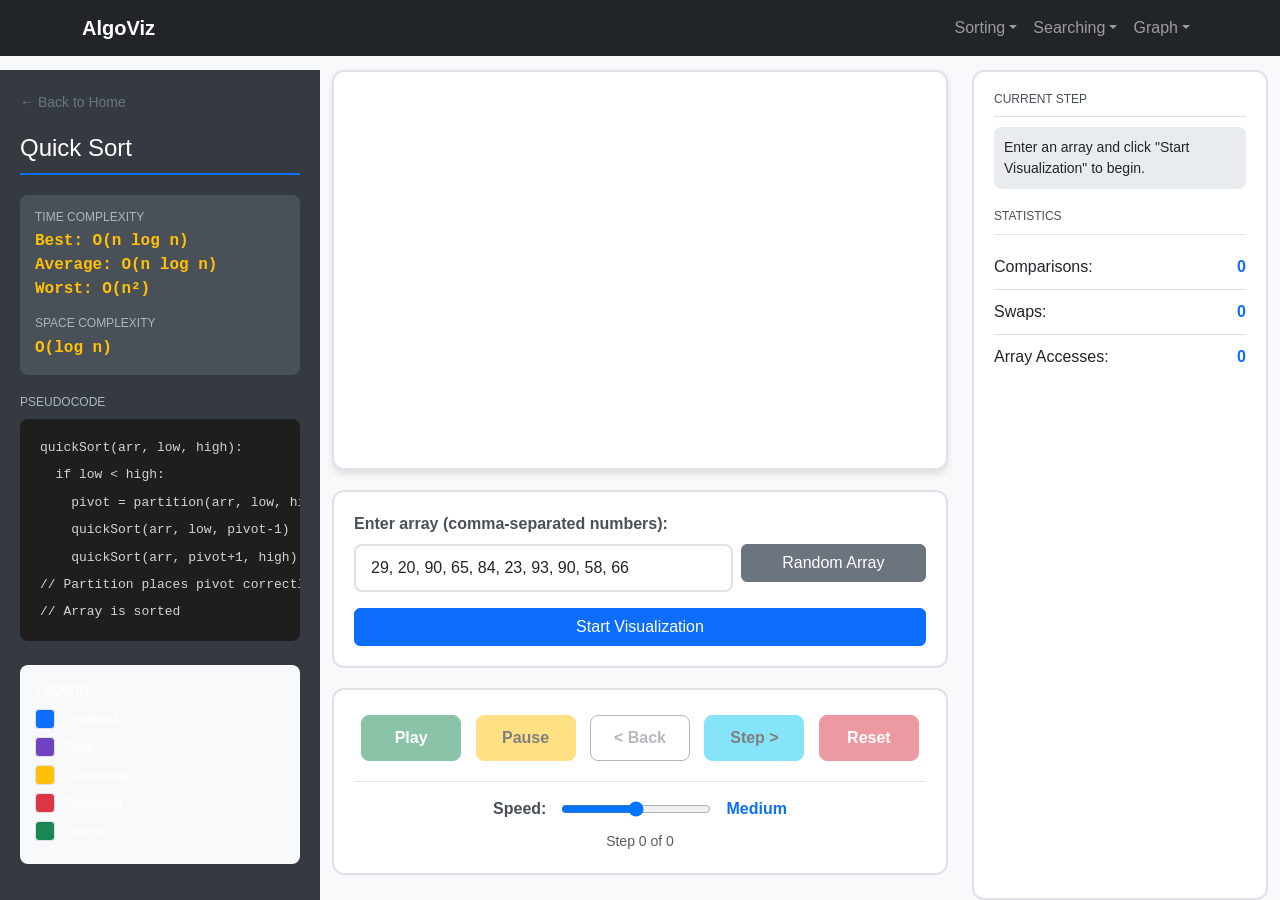
<file: quick-sort.html>
<!DOCTYPE html>
<html lang="en">
<head>
  <meta charset="UTF-8">
  <meta name="viewport" content="width=device-width, initial-scale=1">
  <title>Quick Sort | AlgoViz</title>
  <link href="https://cdn.jsdelivr.net/npm/bootstrap@5.3.2/dist/css/bootstrap.min.css" rel="stylesheet">
  <link rel="stylesheet" href="visualizer-common.css">
  <link rel="stylesheet" href="sorting.css">
</head>
<body>

<!-- Navbar -->
<nav class="navbar navbar-expand-lg navbar-dark bg-dark fixed-top">
  <div class="container">
    <a class="navbar-brand fw-bold" href="index.html">AlgoViz</a>
    <button class="navbar-toggler" type="button" data-bs-toggle="collapse" data-bs-target="#navMenu">
      <span class="navbar-toggler-icon"></span>
    </button>
    <div class="collapse navbar-collapse" id="navMenu">
      <ul class="navbar-nav ms-auto">
        <li class="nav-item dropdown">
          <a class="nav-link dropdown-toggle" href="#" data-bs-toggle="dropdown">Sorting</a>
          <ul class="dropdown-menu">
            <li><a class="dropdown-item" href="bubble-sort.html">Bubble Sort</a></li>
            <li><a class="dropdown-item" href="selection-sort.html">Selection Sort</a></li>
            <li><a class="dropdown-item" href="insertion-sort.html">Insertion Sort</a></li>
            <li><a class="dropdown-item" href="merge-sort.html">Merge Sort</a></li>
            <li><a class="dropdown-item active" href="quick-sort.html">Quick Sort</a></li>
          </ul>
        </li>
        <li class="nav-item dropdown">
          <a class="nav-link dropdown-toggle" href="#" data-bs-toggle="dropdown">Searching</a>
          <ul class="dropdown-menu">
            <li><a class="dropdown-item" href="linear-search.html">Linear Search</a></li>
            <li><a class="dropdown-item" href="binary-search.html">Binary Search</a></li>
          </ul>
        </li>
        <li class="nav-item dropdown">
          <a class="nav-link dropdown-toggle" href="#" data-bs-toggle="dropdown">Graph</a>
          <ul class="dropdown-menu">
            <li><a class="dropdown-item" href="bfs.html">BFS</a></li>
            <li><a class="dropdown-item" href="dfs.html">DFS</a></li>
            <li><a class="dropdown-item" href="dijkstra.html">Dijkstra</a></li>
          </ul>
        </li>
      </ul>
    </div>
  </div>
</nav>

<div class="container-fluid">
  <div class="row">
    
    <!-- Left Sidebar -->
    <div class="col-lg-3 sidebar">
      <div class="back-link">
        <a href="index.html">&larr; Back to Home</a>
      </div>
      
      <h4>Quick Sort</h4>
      
      <div class="complexity-box">
        <h6>Time Complexity</h6>
        <p>Best: O(n log n)<br>Average: O(n log n)<br>Worst: O(n²)</p>
        <h6>Space Complexity</h6>
        <p>O(log n)</p>
      </div>
      
      <div class="code-section">
        <h6>Pseudocode</h6>
        <pre id="code-display"></pre>
      </div>
      
      <div class="legend mt-4">
        <h6>Legend</h6>
        <div class="legend-item">
          <div class="legend-color legend-default"></div>
          <span>Unsorted</span>
        </div>
        <div class="legend-item">
          <div class="legend-color legend-pivot"></div>
          <span>Pivot</span>
        </div>
        <div class="legend-item">
          <div class="legend-color legend-comparing"></div>
          <span>Comparing</span>
        </div>
        <div class="legend-item">
          <div class="legend-color legend-swapping"></div>
          <span>Swapping</span>
        </div>
        <div class="legend-item">
          <div class="legend-color legend-sorted"></div>
          <span>Sorted</span>
        </div>
      </div>
    </div>
    
    <!-- Main Content -->
    <div class="col-lg-6">
      <div id="alert-container"></div>
      
      <div class="visualization-container">
        <canvas id="visualizer-canvas"></canvas>
      </div>
      
      <div class="input-section">
        <label class="form-label">Enter array (comma-separated numbers):</label>
        <div class="row g-2">
          <div class="col-md-8">
            <input type="text" id="input-array" class="form-control" placeholder="e.g., 64, 34, 25, 12, 22, 11, 90">
          </div>
          <div class="col-md-4">
            <button id="generate-btn" class="btn btn-secondary w-100">Random Array</button>
          </div>
        </div>
        <button id="start-btn" class="btn btn-primary w-100 mt-3">Start Visualization</button>
      </div>
      
      <div class="controls">
        <button id="play-btn" class="btn btn-success" disabled>Play</button>
        <button id="pause-btn" class="btn btn-warning" disabled>Pause</button>
        <button id="step-back-btn" class="btn btn-outline-secondary" disabled>&lt; Back</button>
        <button id="step-btn" class="btn btn-info" disabled>Step &gt;</button>
        <button id="reset-btn" class="btn btn-danger" disabled>Reset</button>
        
        <div class="speed-control">
          <label>Speed:</label>
          <input type="range" id="speed-slider" min="1" max="3" value="2" step="1">
          <span id="speed-label">Medium</span>
        </div>
        
        <div class="mt-2">
          <small id="step-counter" class="text-muted">Step 0 of 0</small>
        </div>
      </div>
    </div>
    
    <!-- Right Sidebar -->
    <div class="col-lg-3">
      <div class="step-info">
        <h6>Current Step</h6>
        <p id="step-description">Enter an array and click "Start Visualization" to begin.</p>
        
        <h6>Statistics</h6>
        <ul id="stats-list">
          <li>Comparisons: <span id="comparisons">0</span></li>
          <li>Swaps: <span id="swaps">0</span></li>
          <li>Array Accesses: <span id="accesses">0</span></li>
        </ul>
      </div>
    </div>
    
  </div>
</div>

<script src="https://cdn.jsdelivr.net/npm/bootstrap@5.3.2/dist/js/bootstrap.bundle.min.js"></script>
<script src="utils.js"></script>
<script src="state-manager.js"></script>
<script src="controls.js"></script>
<script src="quick-sort.js"></script>
</body>
</html>
</file>
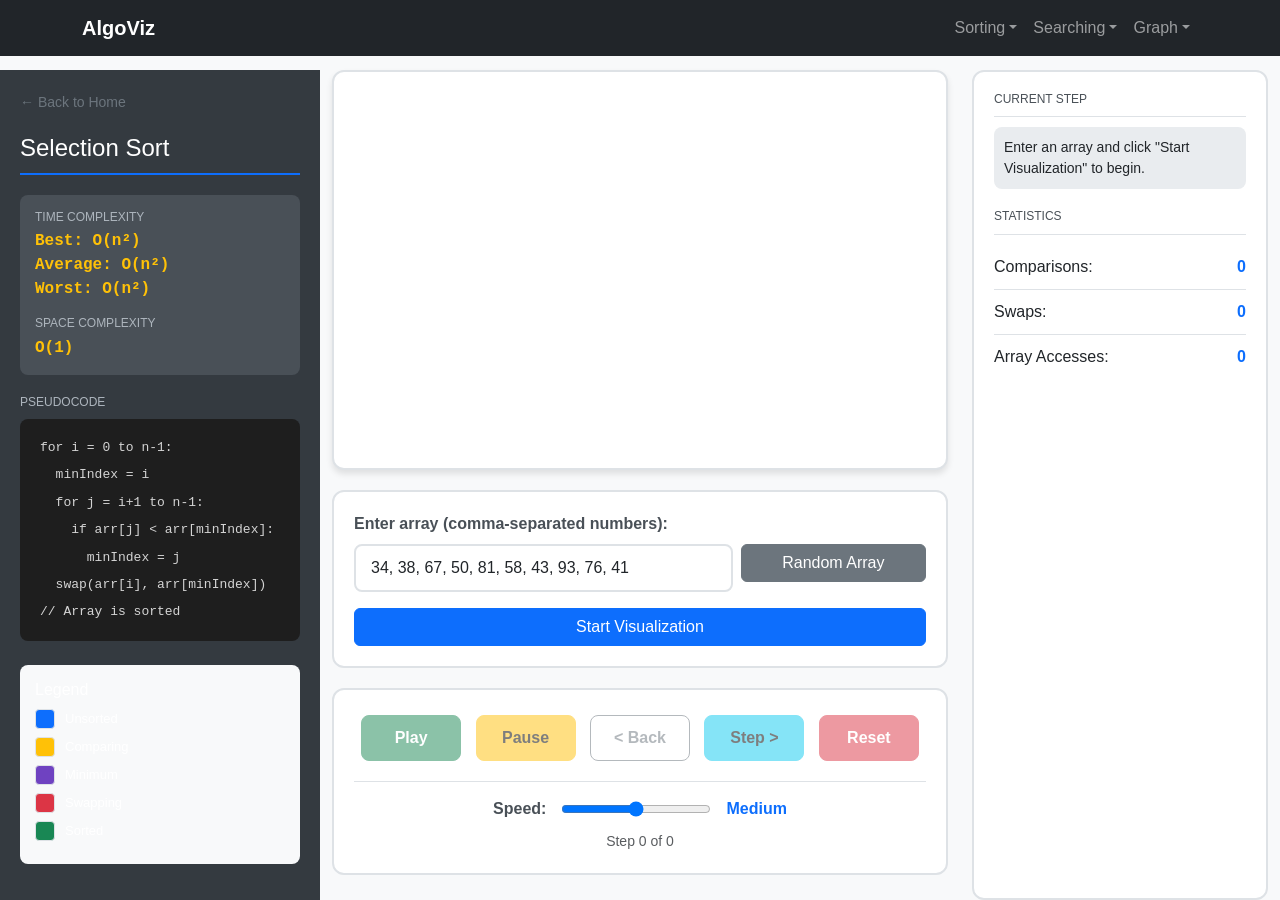
<file: selection-sort.html>
<!DOCTYPE html>
<html lang="en">
<head>
  <meta charset="UTF-8">
  <meta name="viewport" content="width=device-width, initial-scale=1">
  <title>Selection Sort | AlgoViz</title>
  <link href="https://cdn.jsdelivr.net/npm/bootstrap@5.3.2/dist/css/bootstrap.min.css" rel="stylesheet">
  <link rel="stylesheet" href="visualizer-common.css">
  <link rel="stylesheet" href="sorting.css">
</head>
<body>

<!-- Navbar -->
<nav class="navbar navbar-expand-lg navbar-dark bg-dark fixed-top">
  <div class="container">
    <a class="navbar-brand fw-bold" href="index.html">AlgoViz</a>
    <button class="navbar-toggler" type="button" data-bs-toggle="collapse" data-bs-target="#navMenu">
      <span class="navbar-toggler-icon"></span>
    </button>
    <div class="collapse navbar-collapse" id="navMenu">
      <ul class="navbar-nav ms-auto">
        <li class="nav-item dropdown">
          <a class="nav-link dropdown-toggle" href="#" data-bs-toggle="dropdown">Sorting</a>
          <ul class="dropdown-menu">
            <li><a class="dropdown-item" href="bubble-sort.html">Bubble Sort</a></li>
            <li><a class="dropdown-item active" href="selection-sort.html">Selection Sort</a></li>
            <li><a class="dropdown-item" href="insertion-sort.html">Insertion Sort</a></li>
            <li><a class="dropdown-item" href="merge-sort.html">Merge Sort</a></li>
            <li><a class="dropdown-item" href="quick-sort.html">Quick Sort</a></li>
          </ul>
        </li>
        <li class="nav-item dropdown">
          <a class="nav-link dropdown-toggle" href="#" data-bs-toggle="dropdown">Searching</a>
          <ul class="dropdown-menu">
            <li><a class="dropdown-item" href="linear-search.html">Linear Search</a></li>
            <li><a class="dropdown-item" href="binary-search.html">Binary Search</a></li>
          </ul>
        </li>
        <li class="nav-item dropdown">
          <a class="nav-link dropdown-toggle" href="#" data-bs-toggle="dropdown">Graph</a>
          <ul class="dropdown-menu">
            <li><a class="dropdown-item" href="bfs.html">BFS</a></li>
            <li><a class="dropdown-item" href="dfs.html">DFS</a></li>
            <li><a class="dropdown-item" href="dijkstra.html">Dijkstra</a></li>
          </ul>
        </li>
      </ul>
    </div>
  </div>
</nav>

<div class="container-fluid">
  <div class="row">
    
    <!-- Left Sidebar -->
    <div class="col-lg-3 sidebar">
      <div class="back-link">
        <a href="index.html">&larr; Back to Home</a>
      </div>
      
      <h4>Selection Sort</h4>
      
      <div class="complexity-box">
        <h6>Time Complexity</h6>
        <p>Best: O(n²)<br>Average: O(n²)<br>Worst: O(n²)</p>
        <h6>Space Complexity</h6>
        <p>O(1)</p>
      </div>
      
      <div class="code-section">
        <h6>Pseudocode</h6>
        <pre id="code-display"></pre>
      </div>
      
      <div class="legend mt-4">
        <h6>Legend</h6>
        <div class="legend-item">
          <div class="legend-color legend-default"></div>
          <span>Unsorted</span>
        </div>
        <div class="legend-item">
          <div class="legend-color legend-comparing"></div>
          <span>Comparing</span>
        </div>
        <div class="legend-item">
          <div class="legend-color legend-pivot"></div>
          <span>Minimum</span>
        </div>
        <div class="legend-item">
          <div class="legend-color legend-swapping"></div>
          <span>Swapping</span>
        </div>
        <div class="legend-item">
          <div class="legend-color legend-sorted"></div>
          <span>Sorted</span>
        </div>
      </div>
    </div>
    
    <!-- Main Content -->
    <div class="col-lg-6">
      <div id="alert-container"></div>
      
      <div class="visualization-container">
        <canvas id="visualizer-canvas"></canvas>
      </div>
      
      <div class="input-section">
        <label class="form-label">Enter array (comma-separated numbers):</label>
        <div class="row g-2">
          <div class="col-md-8">
            <input type="text" id="input-array" class="form-control" placeholder="e.g., 64, 34, 25, 12, 22, 11, 90">
          </div>
          <div class="col-md-4">
            <button id="generate-btn" class="btn btn-secondary w-100">Random Array</button>
          </div>
        </div>
        <button id="start-btn" class="btn btn-primary w-100 mt-3">Start Visualization</button>
      </div>
      
      <div class="controls">
        <button id="play-btn" class="btn btn-success" disabled>Play</button>
        <button id="pause-btn" class="btn btn-warning" disabled>Pause</button>
        <button id="step-back-btn" class="btn btn-outline-secondary" disabled>&lt; Back</button>
        <button id="step-btn" class="btn btn-info" disabled>Step &gt;</button>
        <button id="reset-btn" class="btn btn-danger" disabled>Reset</button>
        
        <div class="speed-control">
          <label>Speed:</label>
          <input type="range" id="speed-slider" min="1" max="3" value="2" step="1">
          <span id="speed-label">Medium</span>
        </div>
        
        <div class="mt-2">
          <small id="step-counter" class="text-muted">Step 0 of 0</small>
        </div>
      </div>
    </div>
    
    <!-- Right Sidebar -->
    <div class="col-lg-3">
      <div class="step-info">
        <h6>Current Step</h6>
        <p id="step-description">Enter an array and click "Start Visualization" to begin.</p>
        
        <h6>Statistics</h6>
        <ul id="stats-list">
          <li>Comparisons: <span id="comparisons">0</span></li>
          <li>Swaps: <span id="swaps">0</span></li>
          <li>Array Accesses: <span id="accesses">0</span></li>
        </ul>
      </div>
    </div>
    
  </div>
</div>

<script src="https://cdn.jsdelivr.net/npm/bootstrap@5.3.2/dist/js/bootstrap.bundle.min.js"></script>
<script src="utils.js"></script>
<script src="state-manager.js"></script>
<script src="controls.js"></script>
<script src="selection-sort.js"></script>
</body>
</html>
</file>
<file: visualizer-common.css>
/* ========== VISUALIZER COMMON STYLES ========== */

:root {
  --color-default: #0d6efd;
  --color-comparing: #ffc107;
  --color-swapping: #dc3545;
  --color-sorted: #198754;
  --color-pivot: #6f42c1;
  --color-current: #0d6efd;
  --color-found: #198754;
  --color-visited: #198754;
  --color-visiting: #ffc107;
}

body {
  background-color: #f8f9fa;
  font-family: 'Segoe UI', Tahoma, Geneva, Verdana, sans-serif;
  padding-top: 70px;
}

/* Sidebar Panel */
.sidebar {
  background-color: #343a40;
  color: white;
  padding: 20px;
  min-height: calc(100vh - 70px);
  border-radius: 0;
}

.sidebar h4 {
  border-bottom: 2px solid #0d6efd;
  padding-bottom: 10px;
  margin-bottom: 20px;
}

/* Complexity Box */
.complexity-box {
  background-color: #495057;
  padding: 15px;
  border-radius: 8px;
  margin: 20px 0;
}

.complexity-box h6 {
  color: #adb5bd;
  font-size: 12px;
  text-transform: uppercase;
  margin-bottom: 5px;
}

.complexity-box p {
  font-family: 'Courier New', monospace;
  font-size: 16px;
  font-weight: bold;
  color: #ffc107;
  margin-bottom: 15px;
}

.complexity-box p:last-child {
  margin-bottom: 0;
}

/* Code Section */
.code-section {
  margin-top: 20px;
}

.code-section h6 {
  color: #adb5bd;
  font-size: 12px;
  text-transform: uppercase;
  margin-bottom: 10px;
}

.code-section pre {
  background-color: #1e1e1e;
  color: #d4d4d4;
  padding: 15px;
  border-radius: 8px;
  font-size: 13px;
  line-height: 1.8;
  max-height: 350px;
  overflow-y: auto;
  margin: 0;
}

.code-section pre .line {
  padding: 2px 5px;
  border-radius: 3px;
  transition: background-color 0.3s ease;
}

.code-section pre .line.highlight {
  background-color: #ffc107;
  color: #000;
}

/* Visualization Container */
.visualization-container {
  background-color: white;
  border: 2px solid #dee2e6;
  border-radius: 12px;
  padding: 20px;
  min-height: 400px;
  position: relative;
  box-shadow: 0 4px 6px rgba(0, 0, 0, 0.1);
}

.visualization-container canvas {
  width: 100%;
  height: 350px;
  display: block;
}

/* Input Section */
.input-section {
  background-color: white;
  padding: 20px;
  border-radius: 12px;
  border: 2px solid #dee2e6;
  margin-top: 20px;
}

.input-section label {
  font-weight: 600;
  color: #495057;
}

.input-section .form-control {
  border: 2px solid #dee2e6;
  border-radius: 8px;
  padding: 10px 15px;
}

.input-section .form-control:focus {
  border-color: #0d6efd;
  box-shadow: 0 0 0 0.2rem rgba(13, 110, 253, 0.15);
}

/* Controls */
.controls {
  background-color: white;
  padding: 20px;
  border-radius: 12px;
  border: 2px solid #dee2e6;
  margin-top: 20px;
  text-align: center;
}

.controls button {
  margin: 5px;
  min-width: 100px;
  padding: 10px 20px;
  font-weight: 600;
  border-radius: 8px;
  transition: all 0.2s ease;
}

.controls button:hover:not(:disabled) {
  transform: translateY(-2px);
  box-shadow: 0 4px 8px rgba(0, 0, 0, 0.2);
}

.controls button:disabled {
  opacity: 0.5;
  cursor: not-allowed;
}

/* Speed Control */
.speed-control {
  display: flex;
  align-items: center;
  justify-content: center;
  gap: 15px;
  margin-top: 15px;
  padding-top: 15px;
  border-top: 1px solid #dee2e6;
}

.speed-control label {
  font-weight: 600;
  color: #495057;
}

.speed-control input[type="range"] {
  width: 150px;
  cursor: pointer;
}

.speed-control #speed-label {
  min-width: 60px;
  font-weight: 600;
  color: #0d6efd;
}

/* Step Info Panel */
.step-info {
  background-color: white;
  padding: 20px;
  border-radius: 12px;
  border: 2px solid #dee2e6;
  height: 100%;
}

.step-info h6 {
  color: #495057;
  font-size: 12px;
  text-transform: uppercase;
  margin-bottom: 10px;
  padding-bottom: 10px;
  border-bottom: 1px solid #dee2e6;
}

#step-description {
  font-size: 14px;
  color: #212529;
  min-height: 60px;
  padding: 10px;
  background-color: #e9ecef;
  border-radius: 8px;
  margin-bottom: 20px;
}

#stats-list {
  list-style: none;
  padding: 0;
  margin: 0;
}

#stats-list li {
  padding: 10px 0;
  border-bottom: 1px solid #dee2e6;
  display: flex;
  justify-content: space-between;
}

#stats-list li:last-child {
  border-bottom: none;
}

#stats-list li span {
  font-weight: bold;
  color: #0d6efd;
}

/* Legend */
.legend {
  margin-top: 20px;
  padding: 15px;
  background-color: #f8f9fa;
  border-radius: 8px;
}

.legend h6 {
  margin-bottom: 10px;
}

.legend-item {
  display: flex;
  align-items: center;
  margin-bottom: 8px;
  font-size: 13px;
}

.legend-color {
  width: 20px;
  height: 20px;
  border-radius: 4px;
  margin-right: 10px;
  border: 1px solid #dee2e6;
}

/* Back Link */
.back-link {
  margin-bottom: 20px;
}

.back-link a {
  color: #6c757d;
  text-decoration: none;
  font-size: 14px;
}

.back-link a:hover {
  color: #0d6efd;
}

/* Responsive */
@media (max-width: 991px) {
  .sidebar {
    min-height: auto;
    margin-bottom: 20px;
    border-radius: 12px;
  }
  
  .visualization-container {
    min-height: 300px;
  }
  
  .visualization-container canvas {
    height: 280px;
  }
}

@media (max-width: 767px) {
  .controls button {
    min-width: 80px;
    padding: 8px 15px;
    font-size: 14px;
  }
}
</file>
<file: graph.css>
/* ========== GRAPH SPECIFIC STYLES ========== */

.graph-container {
  position: relative;
  width: 100%;
  height: 350px;
}

.graph-canvas {
  width: 100%;
  height: 100%;
}

/* Node Styles */
.graph-node {
  position: absolute;
  width: 50px;
  height: 50px;
  border-radius: 50%;
  display: flex;
  justify-content: center;
  align-items: center;
  font-weight: bold;
  font-size: 18px;
  background-color: white;
  border: 3px solid #212529;
  cursor: pointer;
  transition: all 0.3s ease;
  z-index: 10;
}

.graph-node.unvisited {
  background-color: white;
  border-color: #6c757d;
}

.graph-node.visiting {
  background-color: var(--color-visiting);
  border-color: #d39e00;
  transform: scale(1.1);
  box-shadow: 0 4px 12px rgba(255, 193, 7, 0.5);
}

.graph-node.visited {
  background-color: var(--color-visited);
  border-color: #146c43;
  color: white;
}

.graph-node.current {
  background-color: var(--color-current);
  border-color: #0b5ed7;
  color: white;
  transform: scale(1.15);
  box-shadow: 0 4px 12px rgba(13, 110, 253, 0.5);
}

.graph-node.start {
  border-color: #198754;
  border-width: 4px;
}

.graph-node.end {
  border-color: #dc3545;
  border-width: 4px;
}

/* Node Distance Label (for Dijkstra) */
.node-distance {
  position: absolute;
  bottom: -25px;
  font-size: 12px;
  background-color: #212529;
  color: white;
  padding: 2px 8px;
  border-radius: 10px;
  white-space: nowrap;
}

/* Queue/Stack Display */
.data-structure-display {
  margin-top: 20px;
  padding: 15px;
  background-color: #f8f9fa;
  border-radius: 8px;
  border: 2px solid #dee2e6;
}

.data-structure-display h6 {
  margin-bottom: 10px;
  font-size: 12px;
  text-transform: uppercase;
  color: #6c757d;
}

.queue-items, .stack-items {
  display: flex;
  gap: 8px;
  flex-wrap: wrap;
}

.queue-item, .stack-item {
  padding: 8px 15px;
  background-color: #0d6efd;
  color: white;
  border-radius: 6px;
  font-weight: bold;
  font-size: 14px;
}

/* Graph Controls */
.graph-controls {
  margin-top: 15px;
  padding: 15px;
  background-color: #f8f9fa;
  border-radius: 8px;
}

.graph-controls label {
  font-weight: 600;
  color: #495057;
  margin-bottom: 10px;
  display: block;
}

.graph-controls select {
  width: 100%;
  padding: 10px;
  border: 2px solid #dee2e6;
  border-radius: 8px;
  font-size: 14px;
}

/* Start/End Node Selection */
.node-selection {
  display: flex;
  gap: 20px;
  margin-top: 15px;
}

.node-selection .form-group {
  flex: 1;
}

.node-selection label {
  font-size: 12px;
  font-weight: 600;
  color: #495057;
}

.node-selection select {
  width: 100%;
  padding: 8px;
  border: 2px solid #dee2e6;
  border-radius: 6px;
}

/* Distance Table (Dijkstra) */
.distance-table {
  margin-top: 20px;
}

.distance-table table {
  width: 100%;
  border-collapse: collapse;
  font-size: 14px;
}

.distance-table th, .distance-table td {
  padding: 8px 12px;
  text-align: center;
  border: 1px solid #dee2e6;
}

.distance-table th {
  background-color: #343a40;
  color: white;
}

.distance-table td {
  background-color: white;
}

.distance-table td.updated {
  background-color: #d1e7dd;
  font-weight: bold;
}

/* Path Display */
.path-display {
  margin-top: 15px;
  padding: 15px;
  background-color: #d1e7dd;
  border-radius: 8px;
  border: 2px solid #198754;
}

.path-display h6 {
  color: #0f5132;
  margin-bottom: 10px;
}

.path-display .path {
  font-size: 18px;
  font-weight: bold;
  color: #0f5132;
}

/* Graph Legend Colors */
.legend-unvisited { background-color: white; border: 2px solid #6c757d; }
.legend-visiting { background-color: var(--color-visiting); }
.legend-visited { background-color: var(--color-visited); }
.legend-current-graph { background-color: var(--color-current); }
</file>
<file: searching.css>
/* ========== SEARCHING SPECIFIC STYLES ========== */

.array-container {
  display: flex;
  align-items: center;
  justify-content: center;
  flex-wrap: wrap;
  gap: 10px;
  padding: 40px 20px;
  min-height: 350px;
}

.array-box {
  width: 60px;
  height: 60px;
  display: flex;
  flex-direction: column;
  justify-content: center;
  align-items: center;
  background-color: #e9ecef;
  border: 3px solid #dee2e6;
  border-radius: 8px;
  font-weight: bold;
  font-size: 18px;
  transition: all 0.3s ease;
  position: relative;
}

.array-box.current {
  background-color: var(--color-current);
  border-color: var(--color-current);
  color: white;
  transform: scale(1.1);
  box-shadow: 0 4px 12px rgba(13, 110, 253, 0.4);
}

.array-box.found {
  background-color: var(--color-found);
  border-color: var(--color-found);
  color: white;
  transform: scale(1.15);
  box-shadow: 0 4px 12px rgba(25, 135, 84, 0.4);
}

.array-box.not-found {
  background-color: var(--color-swapping);
  border-color: var(--color-swapping);
  color: white;
}

.array-box.in-range {
  background-color: #cfe2ff;
  border-color: #9ec5fe;
}

.array-box.eliminated {
  background-color: #f8d7da;
  border-color: #f5c2c7;
  opacity: 0.5;
}

.array-box-index {
  position: absolute;
  bottom: -25px;
  font-size: 12px;
  color: #6c757d;
  font-weight: normal;
}

.array-box-pointer {
  position: absolute;
  top: -30px;
  font-size: 11px;
  font-weight: bold;
  padding: 2px 6px;
  border-radius: 4px;
  background-color: #212529;
  color: white;
}

.array-box-pointer.left {
  background-color: #0d6efd;
}

.array-box-pointer.right {
  background-color: #dc3545;
}

.array-box-pointer.mid {
  background-color: #198754;
}

/* Target Display */
.target-display {
  text-align: center;
  margin-bottom: 20px;
  padding: 15px;
  background-color: #fff3cd;
  border-radius: 8px;
  border: 2px solid #ffc107;
}

.target-display span {
  font-size: 24px;
  font-weight: bold;
  color: #856404;
}

/* Searching Legend Colors */
.legend-default-search { background-color: #e9ecef; border: 2px solid #dee2e6; }
.legend-current { background-color: var(--color-current); }
.legend-found { background-color: var(--color-found); }
.legend-in-range { background-color: #cfe2ff; }
.legend-eliminated { background-color: #f8d7da; }
</file>
<file: sorting.css>
/* ========== SORTING SPECIFIC STYLES ========== */

.bar-container {
  display: flex;
  align-items: flex-end;
  justify-content: center;
  height: 350px;
  gap: 2px;
  padding: 10px;
}

.bar {
  background-color: var(--color-default);
  border-radius: 4px 4px 0 0;
  transition: all 0.2s ease;
  display: flex;
  flex-direction: column;
  justify-content: flex-end;
  align-items: center;
  min-width: 30px;
}

.bar.comparing {
  background-color: var(--color-comparing);
}

.bar.swapping {
  background-color: var(--color-swapping);
}

.bar.sorted {
  background-color: var(--color-sorted);
}

.bar.pivot {
  background-color: var(--color-pivot);
}

.bar-value {
  color: white;
  font-size: 12px;
  font-weight: bold;
  padding: 5px 0;
  text-shadow: 1px 1px 2px rgba(0, 0, 0, 0.5);
}

.bar-index {
  position: absolute;
  bottom: -20px;
  font-size: 10px;
  color: #6c757d;
}

/* Sorting Legend Colors */
.legend-default { background-color: var(--color-default); }
.legend-comparing { background-color: var(--color-comparing); }
.legend-swapping { background-color: var(--color-swapping); }
.legend-sorted { background-color: var(--color-sorted); }
.legend-pivot { background-color: var(--color-pivot); }
</file>
